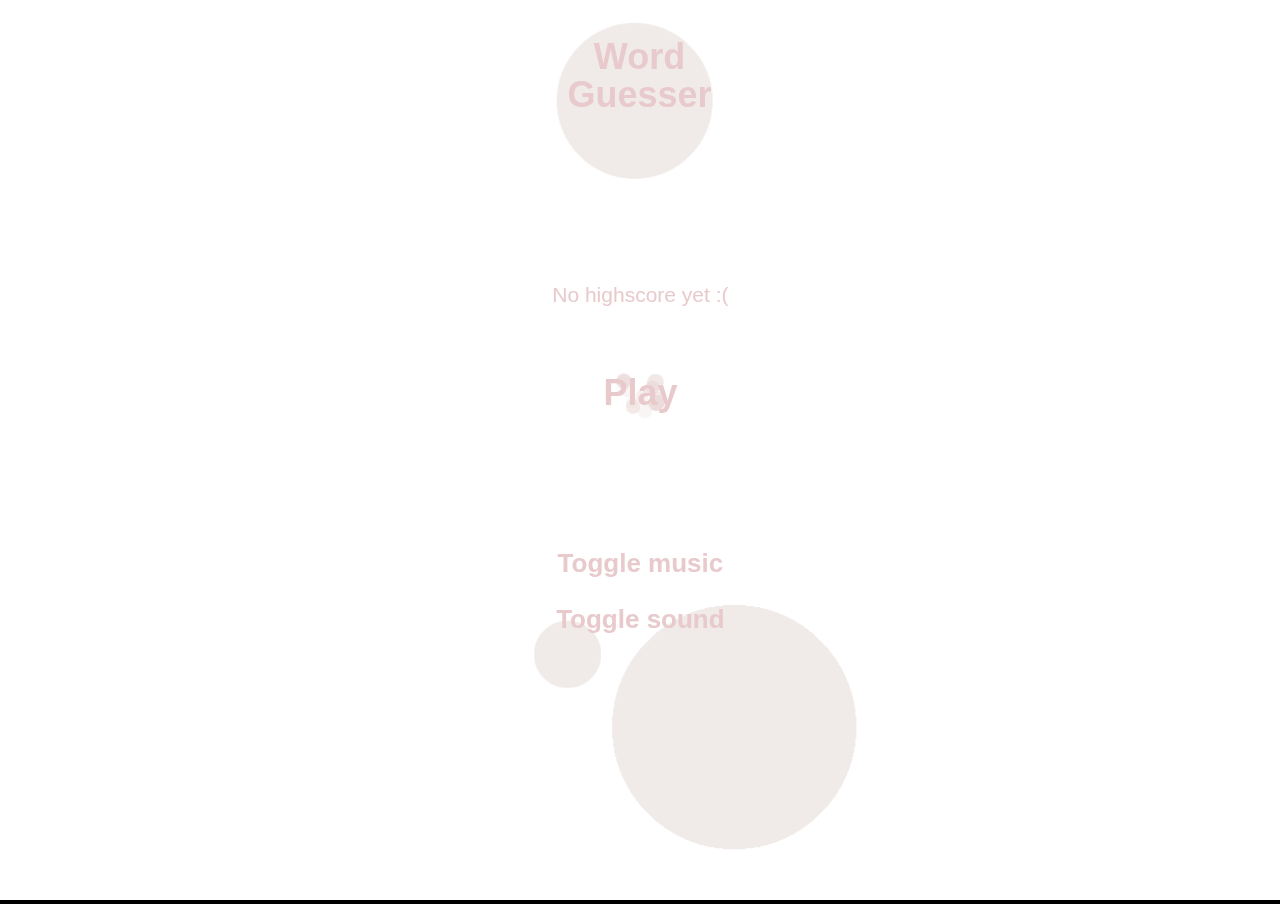
<file: index.html>
<!DOCTYPE html>
<html>
<head>
<meta charset="UTF-8">
<title>Word Guesser</title>
<meta name="viewport" content="width=device-width, initial-scale=1.0, maximum-scale=1.0, minimum-scale=1.0, user-scalable=no">

<meta name="generator" content="Construct 3">
	<meta name="description" content="Word guesser game">
	<link rel="manifest" href="appmanifest.json">
	<link rel="apple-touch-icon" sizes="128x128" href="icons/Icon-128.png">
	<link rel="apple-touch-icon" sizes="256x256" href="icons/Icon-256.png">
	<link rel="apple-touch-icon" sizes="512x512" href="icons/Icon-512.png">
	<link rel="icon" type="image/png" href="icons/Icon-512.png">

<link rel="stylesheet" href="style.css">

</head>
<body>
<div id="fb-root"></div>

	<noscript>
		<div id="notSupportedWrap">
			<h2 id="notSupportedTitle">This content requires JavaScript</h2>
			<p class="notSupportedMessage">JavaScript appears to be disabled. Please enable it to view this content.</p>
		</div>
	</noscript>
	<script src="scripts/supportcheck.js"></script>
	<script src="scripts/offlineclient.js" type="module"></script>
	<script src="scripts/main.js" type="module"></script>
	<script src="scripts/register-sw.js" type="module"></script>
</body>
</html>
</file>
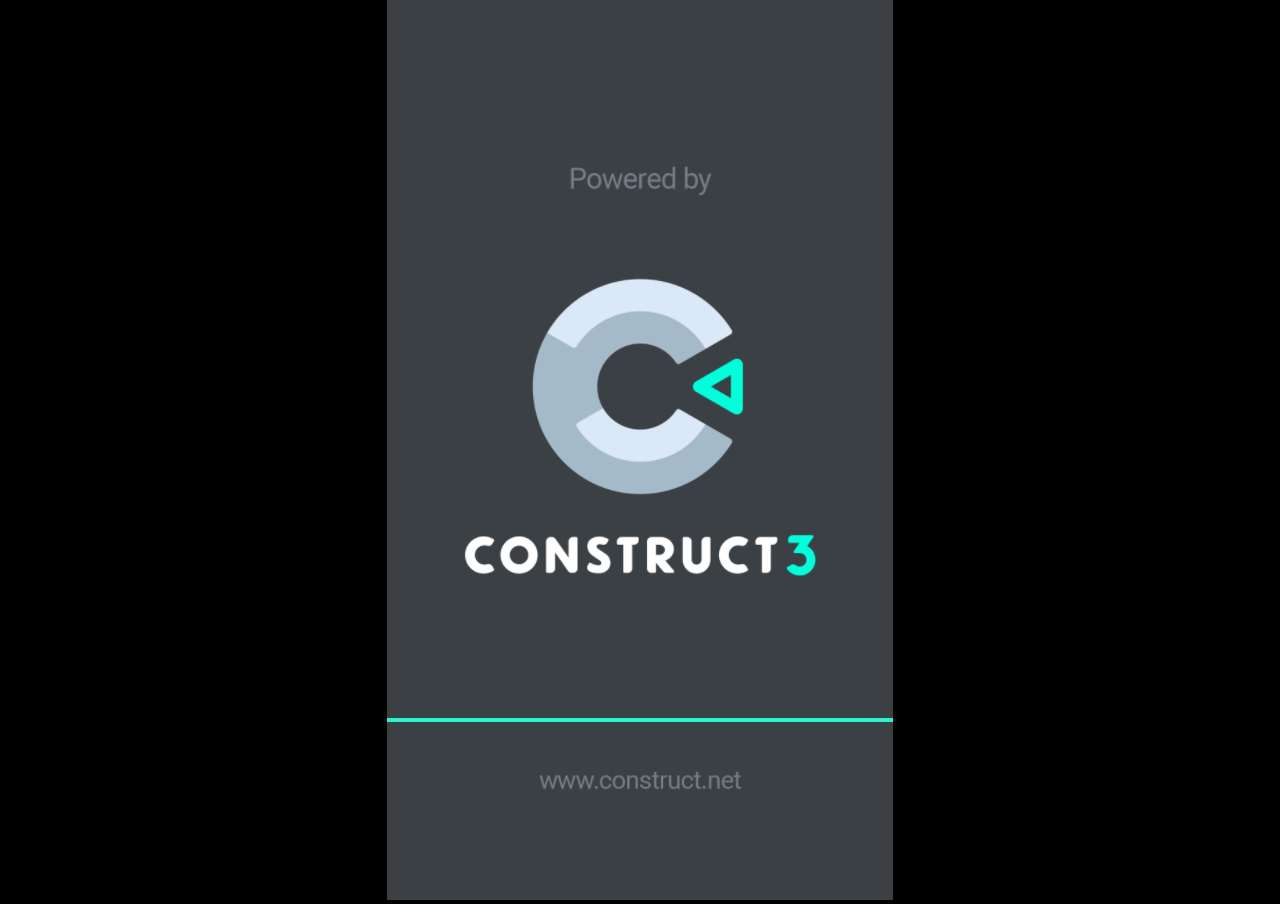
<file: get_to_know_eachother/index.html>
<!DOCTYPE html>
<html>
<head>
<meta charset="UTF-8">
<title>Get to know eachother</title>
<meta name="viewport" content="width=device-width, initial-scale=1.0, maximum-scale=1.0, minimum-scale=1.0, user-scalable=no">

<meta name="generator" content="Scirra Construct">

	<link rel="manifest" href="appmanifest.json">
	<link rel="apple-touch-icon" sizes="128x128" href="icons/icon-128.png">
	<link rel="apple-touch-icon" sizes="256x256" href="icons/icon-256.png">
	<link rel="apple-touch-icon" sizes="512x512" href="icons/icon-512.png">
	<link rel="icon" type="image/png" href="icons/icon-512.png">

<link rel="stylesheet" href="style.css">


</head>
<body>

<script>
if (location.protocol.substr(0, 4) === "file")
{
	alert("Web exports won't work until you upload them. (When running on the file: protocol, browsers block many features from working for security reasons.)");
}
</script>

	<noscript>
		<div id="notSupportedWrap">
			<h2 id="notSupportedTitle">This content requires JavaScript</h2>
			<p class="notSupportedMessage">JavaScript appears to be disabled. Please enable it to view this content.</p>
		</div>
	</noscript>
	<script src="scripts/supportcheck.js"></script>
	<script src="scripts/offlineclient.js" type="module"></script>
	<script src="scripts/main.js" type="module"></script>
	<script src="scripts/register-sw.js" type="module"></script>

</body>
</html>
</file>
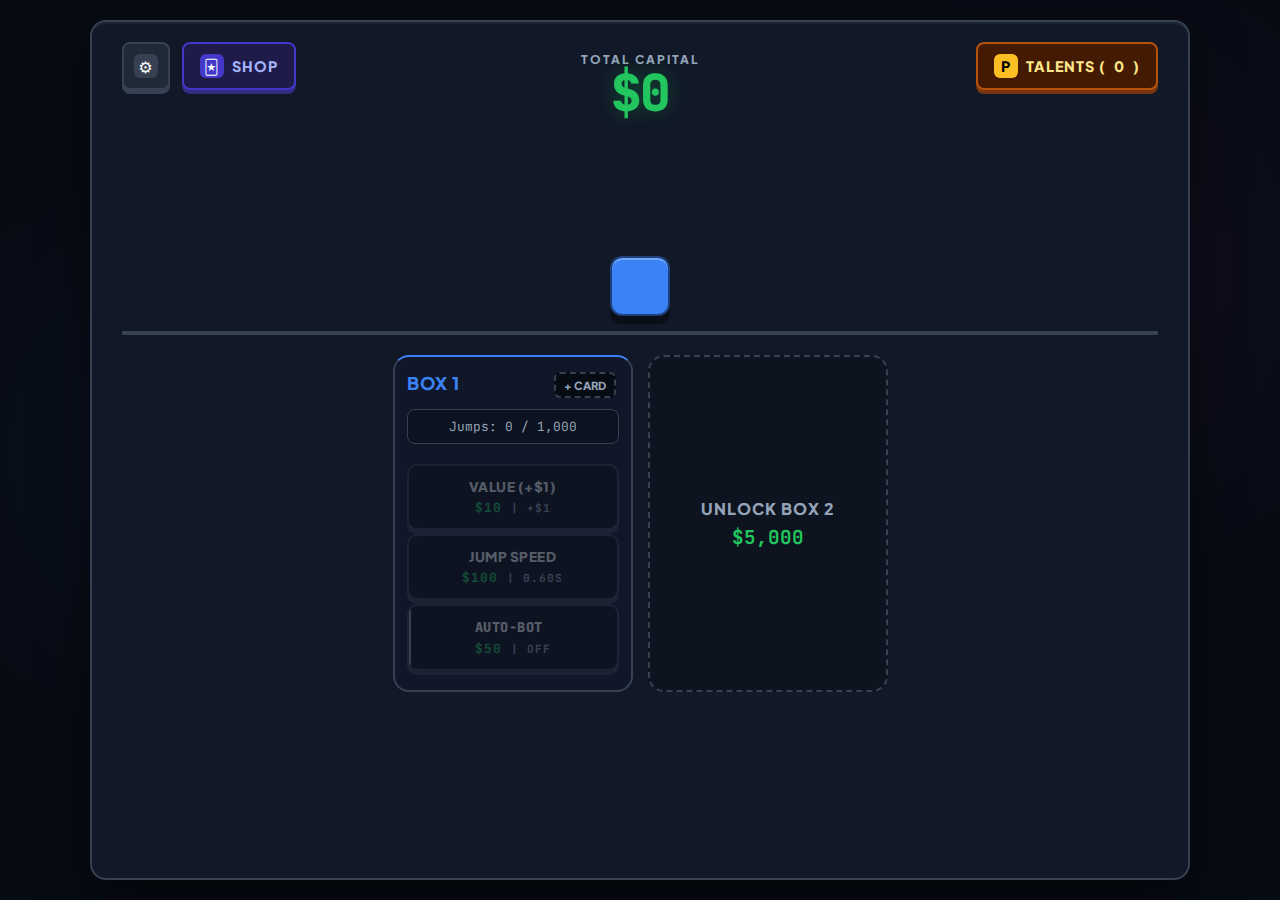
<file: jumpysquare/index.html>
<!DOCTYPE html>
<html lang="en">
<head>
    <meta charset="UTF-8">
    <meta name="viewport" content="width=device-width, initial-scale=1.0">
    <title>Box Synergy Idle - Background Frenzy</title>
    <link rel="stylesheet" href="style.css">
</head>
<body>

<div class="modal-overlay" id="settings-modal" onclick="closeModal(event, 'settings-modal')">
    <div class="modal-content">
        <div class="modal-header">
            <h2>Settings</h2>
            <button class="close-btn" onclick="toggleModal('settings-modal')">✕</button>
        </div>

        <div class="modal-alert">
            <h3>Audio Options</h3>
            <p>Audio toggles coming in a future update!</p>
        </div>

        <div class="modal-alert" style="border-color: #881337; background: #2e0615;">
            <h3 style="color: var(--accent-1);">Danger Zone</h3>
            <p style="margin-bottom: 15px;">Wiping your save will delete all progress, money, cards, and talents. This cannot be undone.</p>
            <button class="btn-tactile draw-btn danger-btn" style="margin-bottom:0;" onclick="wipeSave()">Wipe Save</button>
        </div>
    </div>
</div>

<div class="modal-overlay" id="talent-modal" onclick="closeModal(event, 'talent-modal')">
    <div class="modal-content">
        <div class="modal-header">
            <h2>Global Talents</h2>
            <button class="close-btn" onclick="toggleModal('talent-modal')">✕</button>
        </div>
        <p style="color:var(--text-dim); margin-top:0; font-weight:800; text-transform:uppercase;">Prestige Tokens: <strong style="color:var(--token-gold); font-size:1.2rem; font-family:var(--font-mono);" id="modal-tokens">0</strong></p>
        <div class="talent-grid" id="talent-grid"></div>
    </div>
</div>

<div class="modal-overlay" id="shop-modal" onclick="closeModal(event, 'shop-modal')">
    <div class="modal-content">
        <div class="modal-header">
            <h2>Card Shop</h2>
            <div style="text-align: right;">
                <p style="color:var(--text-dim); margin:0; font-size:0.7rem; font-weight:800; text-transform:uppercase;">Total Capital</p>
                <div style="color:var(--money-green); font-family:var(--font-mono); font-weight:800; font-size:1.2rem;" id="shop-money-display">$0</div>
            </div>
            <button class="close-btn" onclick="toggleModal('shop-modal')">✕</button>
        </div>

        <div id="card-showcase-container">
            <div id="card-showcase"></div>
            <button id="collect-btn" class="btn-tactile draw-btn" style="display:none; background: var(--money-green); border-color: #15803d; box-shadow: 0 6px 0 #166534; color:#000; width: 200px; margin-bottom:0;" onclick="collectCard()">
                COLLECT
            </button>
        </div>

        <button class="btn-tactile draw-btn" id="draw-card-btn" onclick="startDrawAnimation()">
            Draw Card
        </button>

        <h3 style="margin-top: 10px; border-top: 2px solid var(--border); padding-top: 20px; font-size: 1rem; color: var(--text-dim); text-transform: uppercase; display: flex; justify-content: space-between; align-items: center;">
            <span>Inventory</span>
            <span style="color:var(--synergy); font-size:0.9rem;">✨ <span id="card-dust-display">0</span> DUST</span>
        </h3>
        <div class="inventory-grid" id="inventory-grid"></div>
    </div>
</div>

<div class="modal-overlay" id="upgrade-modal" onclick="closeModal(event, 'upgrade-modal')">
    <div class="modal-content" style="max-width: 400px; text-align: center;">
        <div class="modal-header">
            <h2 style="font-size: 1.4rem;">Upgrade Card</h2>
            <button class="close-btn" onclick="toggleModal('upgrade-modal')">✕</button>
        </div>
        
        <div id="upgrade-card-preview" style="display: flex; justify-content: center; margin-bottom: 20px;"></div>
        
        <div class="modal-alert" style="background: rgba(34, 211, 238, 0.05); border-color: var(--synergy);">
            <p id="upgrade-info" style="color: var(--text); font-weight: 600; margin-bottom: 5px;"></p>
            <p id="upgrade-cost-text" style="color: var(--synergy); font-family: var(--font-mono); font-weight: 800; font-size: 1.1rem;"></p>
        </div>

        <button id="confirm-upgrade-btn" class="btn-tactile draw-btn" style="background: var(--synergy); color: white; border-color: #0e7490; box-shadow: 0 6px 0 #0891b2; margin-bottom: 0;" onclick="confirmUpgrade()">
            Upgrade (✨ <span id="upgrade-dust-cost">0</span>)
        </button>
    </div>
</div>

<div class="modal-overlay" id="scrap-confirm-modal" onclick="closeModal(event, 'scrap-confirm-modal')">
    <div class="modal-content" style="max-width: 400px; text-align: center;">
        <div class="modal-header" style="justify-content: center; border-bottom: none; margin-bottom: 0;">
            <h2 style="color: var(--accent-1);">Scrap Card?</h2>
        </div>
        
        <div id="scrap-card-preview" style="display: flex; justify-content: center; margin-bottom: 20px;"></div>
        
        <p id="scrap-warning-text" style="color: var(--text); font-weight: 600; margin-bottom: 20px;"></p>

        <div style="display: flex; gap: 15px; justify-content: center;">
            <button class="btn-tactile draw-btn" style="background: var(--panel-light); color: var(--text); border-color: var(--border); box-shadow: 0 6px 0 var(--border); margin-bottom: 0; flex: 1;" onclick="toggleModal('scrap-confirm-modal')">Cancel</button>
            <button class="btn-tactile draw-btn danger-btn" style="margin-bottom: 0; flex: 1;" onclick="confirmScrap()">Confirm</button>
        </div>
    </div>
</div>

<div class="modal-overlay" id="equip-modal" onclick="closeModal(event, 'equip-modal')">
    <div class="modal-content">
        <div class="modal-header">
            <h2 style="font-size: 1.4rem;">Equip: <span id="equip-box-name" style="color:var(--accent-0);"></span></h2>
            <button class="close-btn" onclick="toggleModal('equip-modal')">✕</button>
        </div>
        <div class="inventory-grid" id="equip-grid" style="margin-bottom: 25px;"></div>
        <button class="btn-tactile draw-btn danger-btn" style="margin-bottom:0;" onclick="unequipCurrentBox()">Unequip Card</button>
    </div>
</div>

<div class="modal-overlay" id="prestige-modal" onclick="closeModal(event, 'prestige-modal')">
    <div class="modal-content" style="max-width: 450px; text-align: center;">
        <div class="modal-header" style="justify-content: center; border-bottom: none; margin-bottom: 0;">
            <h2 style="color: var(--synergy);">Initiate Prestige</h2>
        </div>
        <p style="font-weight: 600; font-size: 1rem; margin-top: 0; color: var(--text);">Resets this box to earn a permanent x1.5 value multiplier and +1 PT.</p>

        <div class="modal-alert" style="border-color: #b45309; background: #291a03; color: #fde68a;">
            <strong style="color: #f59e0b; text-transform: uppercase;">Pro Tip:</strong> Have cash saved up so you can instantly re-upgrade the box after prestiging!
        </div>

        <div style="display: flex; gap: 15px; justify-content: center;">
            <button class="btn-tactile draw-btn" style="background: var(--panel-light); color: var(--text); border-color: var(--border); box-shadow: 0 6px 0 var(--border); margin-bottom: 0;" onclick="toggleModal('prestige-modal')">Cancel</button>
            <button class="btn-tactile draw-btn" style="background: var(--synergy); color: white; border-color: #0891b2; box-shadow: 0 6px 0 #0e7490; margin-bottom: 0;" onclick="confirmPrestige()">Confirm</button>
        </div>
    </div>
</div>

<div class="modal-overlay" id="tutorial-modal" onclick="closeModal(event, 'tutorial-modal')">
    <div class="modal-content" style="max-width: 400px; text-align: center;">
        <div class="modal-header" style="justify-content: center; border-bottom: none; margin-bottom: 0;">
            <h2 style="color: var(--synergy);">Synergy Unlocked!</h2>
        </div>
        <p style="font-weight: 600; font-size: 1.1rem; color: var(--text);">You just triggered a Synergy!</p>
        <p style="color: var(--text-dim); line-height: 1.5;">When two adjacent boxes jump at nearly the same time, they gain a <strong>massive x2 value bonus</strong> (or more with cards!).</p>
        <div class="modal-alert" style="border-color: var(--synergy); background: rgba(34, 211, 238, 0.1); color: var(--text);">
            Try to time your clicks so your boxes jump together!
        </div>
        <button class="btn-tactile draw-btn" style="background: var(--synergy); color: white; border-color: #0891b2; box-shadow: 0 6px 0 #0e7490; margin-bottom: 0; width: 100%;" onclick="toggleModal('tutorial-modal')">Got it!</button>
    </div>
</div>

<div class="main-card">
    <div class="header">
        <div style="margin-bottom: 15px;">
            <p>Total Capital</p>
            <h1 id="total-money">$0</h1>
            <div id="synergy-msg" class="synergy-indicator"></div>
        </div>

        <div class="top-left-actions">
            <button class="btn-tactile top-btn settings-btn" onclick="toggleModal('settings-modal')">
                <span class="icon-circle" style="background:var(--border); font-size:1rem;">⚙</span>
            </button>
            <button class="btn-tactile top-btn shop-btn" onclick="toggleModal('shop-modal')">
                <span class="icon-circle" style="background:#4338ca;">🃏</span> Shop
            </button>
        </div>

        <button class="btn-tactile top-btn talent-btn" onclick="toggleModal('talent-modal')">
            <span class="icon-circle" style="background:var(--token-gold); color:#000;">P</span> Talents (<span id="btn-tokens">0</span>)
        </button>
    </div>

    <div class="stage" id="stage"></div>
    <div class="upgrades-container" id="upgrades-container"></div>
</div>

<script src="game.js"></script>

</body>
</html>
</file>
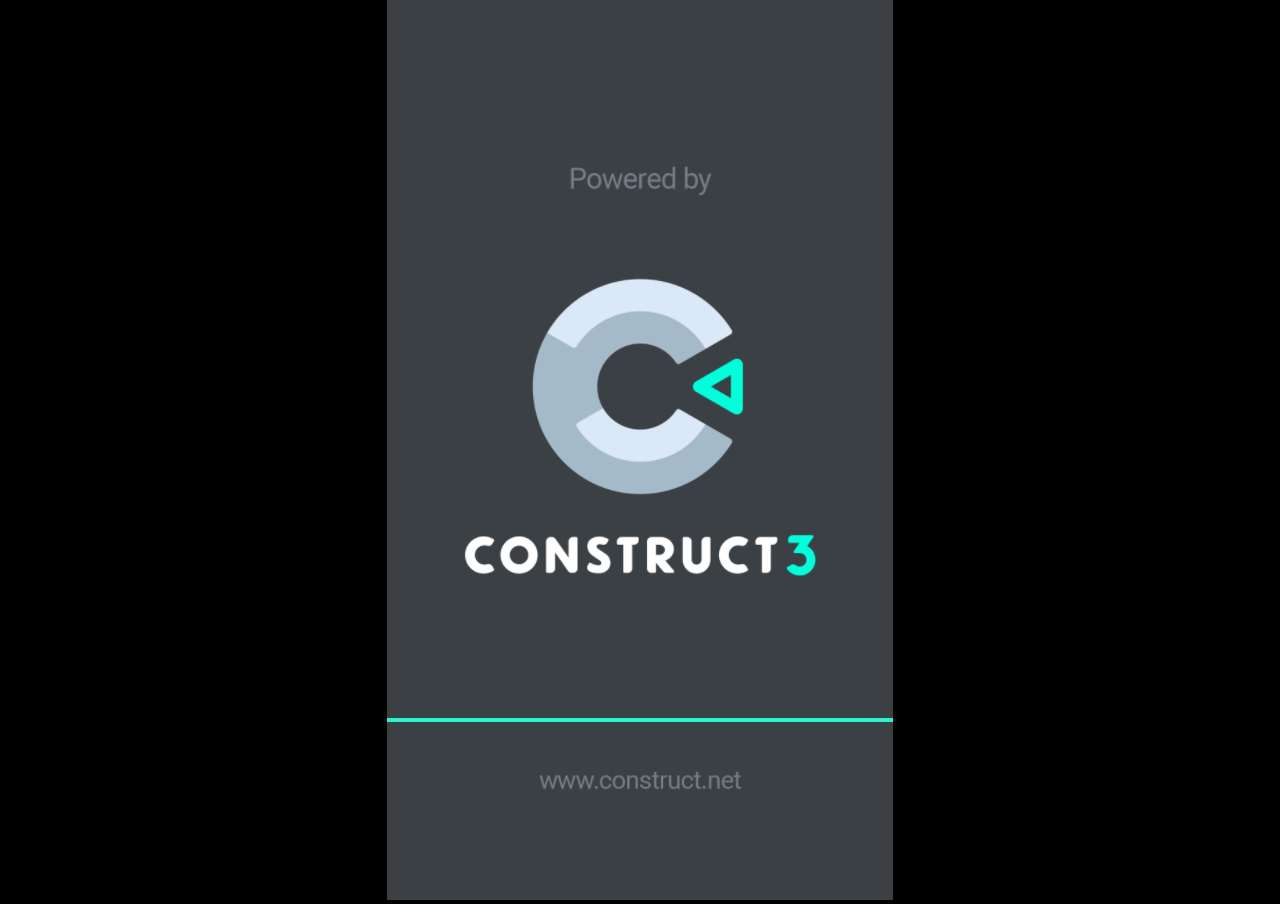
<file: raqu/index.html>
<!DOCTYPE html>
<html>
<head>
<meta charset="UTF-8">
<title>RAQU</title>
<meta name="viewport" content="width=device-width, initial-scale=1.0, maximum-scale=1.0, minimum-scale=1.0, user-scalable=no">

<meta name="generator" content="Scirra Construct">

	<link rel="manifest" href="appmanifest.json">
	<link rel="apple-touch-icon" sizes="128x128" href="icons/icon-128.png">
	<link rel="apple-touch-icon" sizes="256x256" href="icons/icon-256.png">
	<link rel="apple-touch-icon" sizes="512x512" href="icons/icon-512.png">
	<link rel="icon" type="image/png" href="icons/icon-512.png">

<link rel="stylesheet" href="style.css">


</head>
<body>

<script>
if (location.protocol.substr(0, 4) === "file")
{
	alert("Web exports won't work until you upload them. (When running on the file: protocol, browsers block many features from working for security reasons.)");
}
</script>

	<noscript>
		<div id="notSupportedWrap">
			<h2 id="notSupportedTitle">This content requires JavaScript</h2>
			<p class="notSupportedMessage">JavaScript appears to be disabled. Please enable it to view this content.</p>
		</div>
	</noscript>
	<script src="scripts/supportcheck.js"></script>
	<script src="scripts/offlineclient.js" type="module"></script>
	<script src="scripts/main.js" type="module"></script>
	<script src="scripts/register-sw.js" type="module"></script>

</body>
</html>
</file>
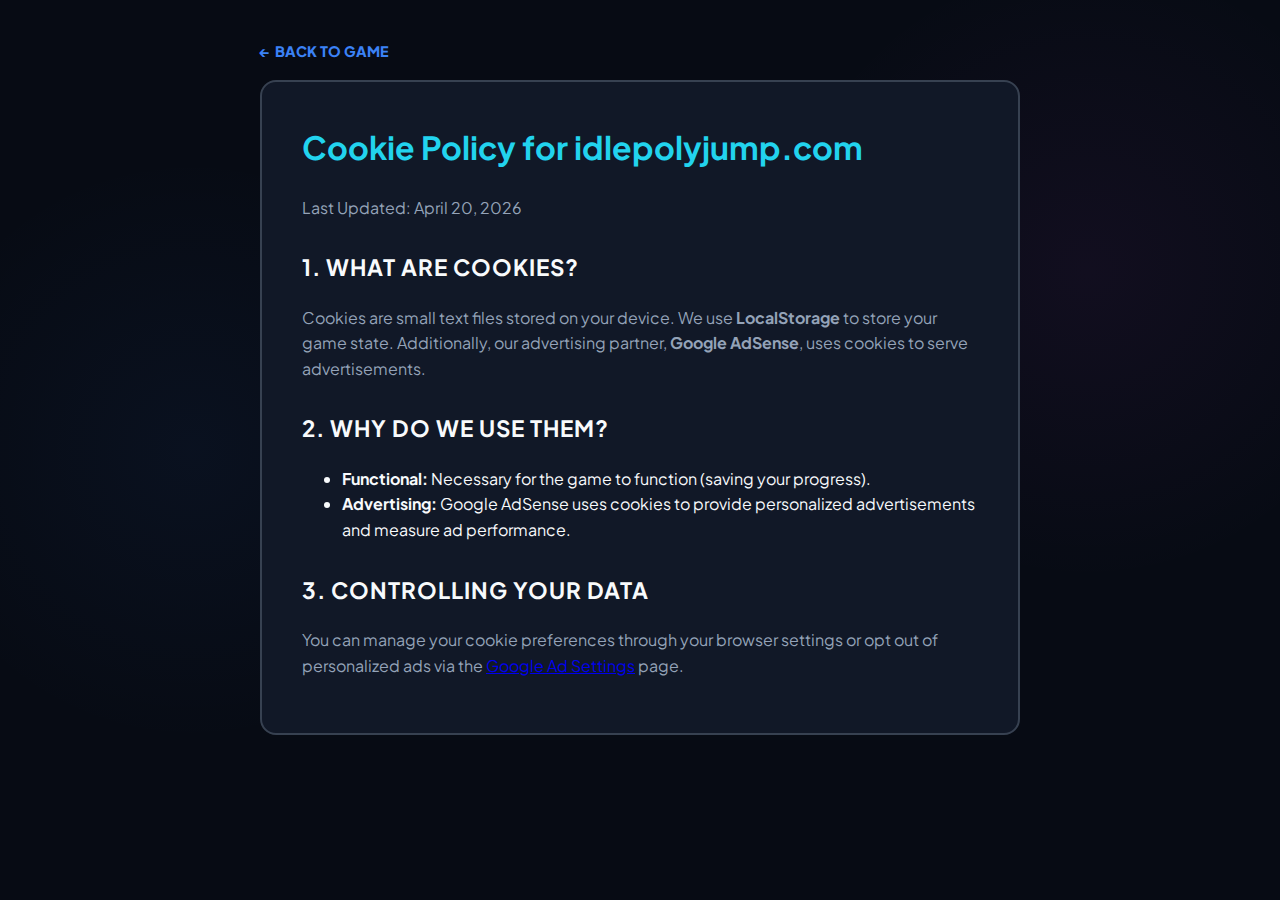
<file: cookies.html>
<!DOCTYPE html>
<html lang="en">
<head>
    <meta charset="UTF-8">
    <meta name="viewport" content="width=device-width, initial-scale=1.0">
    <title>Cookie Policy - idlepolyjump.com</title>
    <link rel="stylesheet" href="css/style.css">
    <style>
        body { padding: 40px 20px; display: block; height: auto; max-width: 800px; margin: 0 auto; }
        .legal-container { background: var(--panel); padding: 40px; border-radius: 16px; border: 2px solid var(--border); line-height: 1.6; }
        h1 { color: var(--synergy); margin-top: 0; }
        h2 { color: var(--text); margin-top: 30px; font-size: 1.4rem; text-transform: uppercase; letter-spacing: 1px; }
        p { color: var(--text-dim); margin-bottom: 15px; }
        .back-link { display: inline-block; margin-bottom: 20px; color: var(--accent-0); text-decoration: none; font-weight: 800; text-transform: uppercase; font-size: 0.9rem; }
        .back-link:hover { text-decoration: underline; }
    </style>
</head>
<body>
    <a href="/" class="back-link">← Back to Game</a>
    <div class="legal-container">
        <h1>Cookie Policy for idlepolyjump.com</h1>
        <p>Last Updated: April 20, 2026</p>

        <h2>1. What are Cookies?</h2>
        <p>Cookies are small text files stored on your device. We use <strong>LocalStorage</strong> to store your game state. Additionally, our advertising partner, <strong>Google AdSense</strong>, uses cookies to serve advertisements.</p>

        <h2>2. Why do we use them?</h2>
        <ul>
            <li><strong>Functional:</strong> Necessary for the game to function (saving your progress).</li>
            <li><strong>Advertising:</strong> Google AdSense uses cookies to provide personalized advertisements and measure ad performance.</li>
        </ul>

        <h2>3. Controlling your data</h2>
        <p>You can manage your cookie preferences through your browser settings or opt out of personalized ads via the <a href="https://www.google.com/settings/ads" target="_blank">Google Ad Settings</a> page.</p>
    </div>
</body>
</html>
</file>
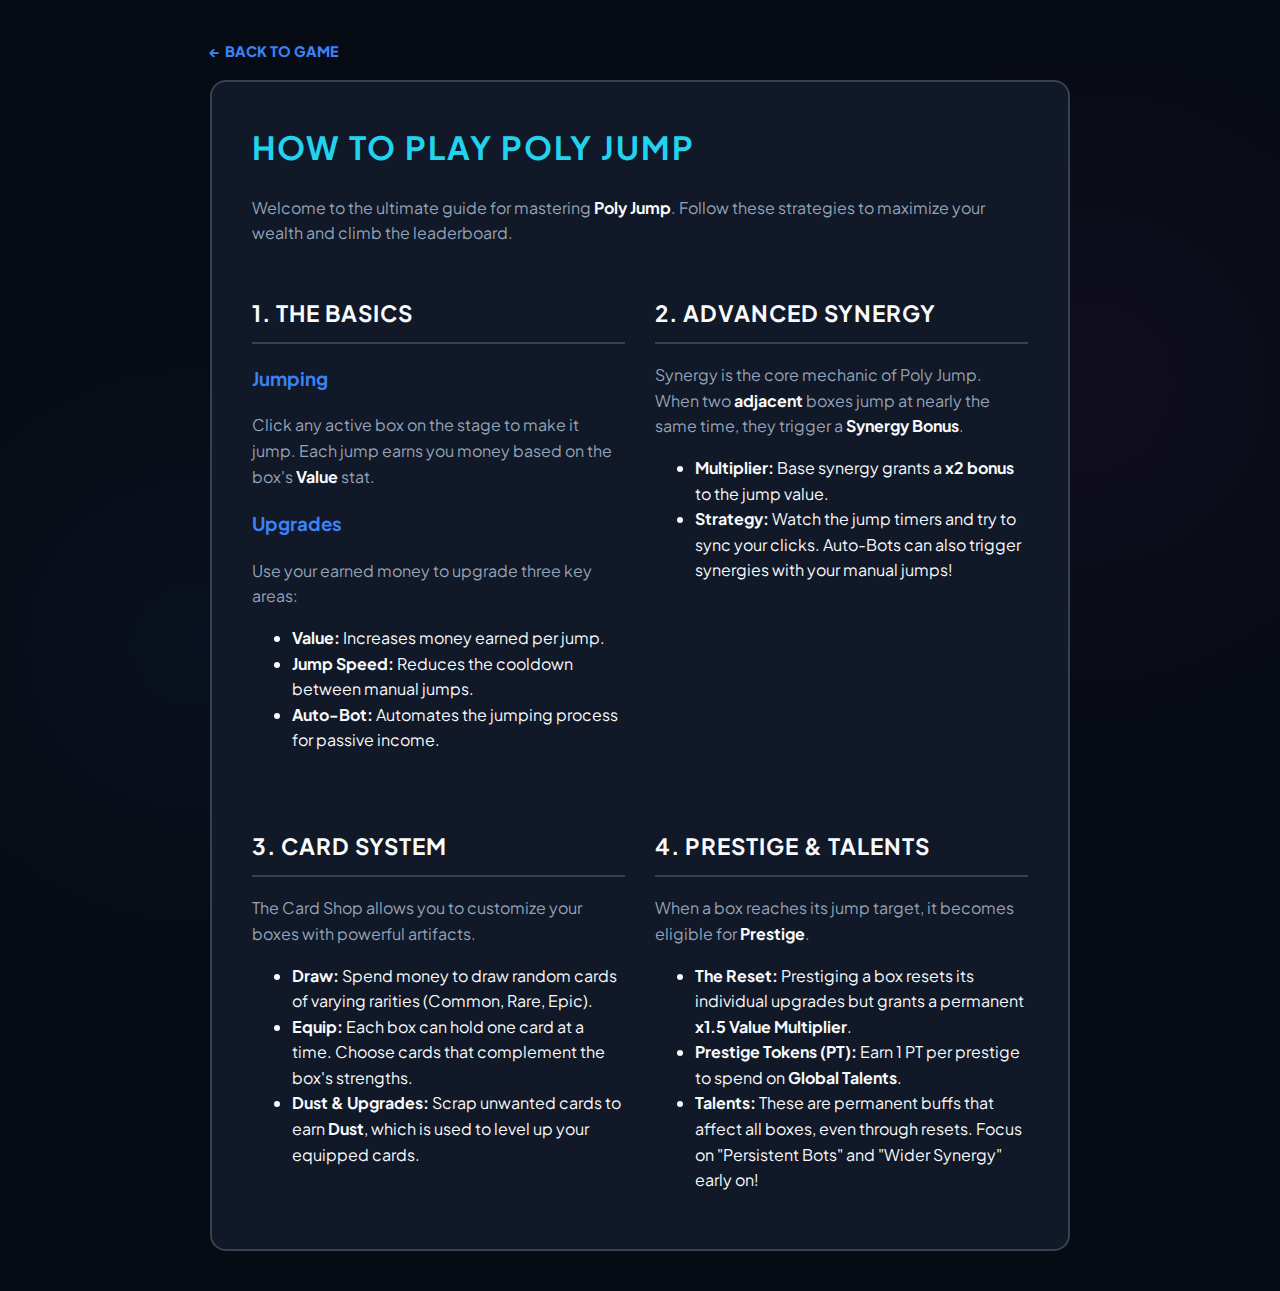
<file: how-to-play.html>
<!DOCTYPE html>
<html lang="en">
<head>
    <meta charset="UTF-8">
    <meta name="viewport" content="width=device-width, initial-scale=1.0">
    <title>How to Play - Poly Jump</title>
    <link rel="stylesheet" href="css/style.css">
    <style>
        body {
            padding: 40px 20px;
            display: block;
            height: auto;
            max-width: 900px;
            margin: 0 auto;
        }
        .content-container {
            background: var(--panel);
            padding: 40px;
            border-radius: 16px;
            border: 2px solid var(--border);
            line-height: 1.6;
        }
        h1 { color: var(--synergy); margin-top: 0; text-transform: uppercase; letter-spacing: 2px; }
        h2 { color: var(--text); margin-top: 30px; font-size: 1.4rem; text-transform: uppercase; letter-spacing: 1px; border-bottom: 2px solid var(--border); padding-bottom: 10px; }
        h3 { color: var(--accent-0); margin-top: 20px; }
        p { color: var(--text-dim); margin-bottom: 15px; }
        strong { color: var(--text); }
        .back-link {
            display: inline-block;
            margin-bottom: 20px;
            color: var(--accent-0);
            text-decoration: none;
            font-weight: 800;
            text-transform: uppercase;
            font-size: 0.9rem;
        }
        .back-link:hover { text-decoration: underline; }
        .guide-grid {
            display: grid;
            grid-template-columns: 1fr 1fr;
            gap: 30px;
            margin-top: 20px;
        }
        @media (max-width: 600px) {
            .guide-grid { grid-template-columns: 1fr; }
        }
    </style>
</head>
<body>

    <a href="/" class="back-link">← Back to Game</a>

    <div class="content-container">
        <h1>How to Play Poly Jump</h1>
        <p>Welcome to the ultimate guide for mastering <strong>Poly Jump</strong>. Follow these strategies to maximize your wealth and climb the leaderboard.</p>

        <div class="guide-grid">
            <div class="guide-item">
                <h2>1. The Basics</h2>
                <h3>Jumping</h3>
                <p>Click any active box on the stage to make it jump. Each jump earns you money based on the box's <strong>Value</strong> stat.</p>
                <h3>Upgrades</h3>
                <p>Use your earned money to upgrade three key areas:</p>
                <ul>
                    <li><strong>Value:</strong> Increases money earned per jump.</li>
                    <li><strong>Jump Speed:</strong> Reduces the cooldown between manual jumps.</li>
                    <li><strong>Auto-Bot:</strong> Automates the jumping process for passive income.</li>
                </ul>
            </div>

            <div class="guide-item">
                <h2>2. Advanced Synergy</h2>
                <p>Synergy is the core mechanic of Poly Jump. When two <strong>adjacent</strong> boxes jump at nearly the same time, they trigger a <strong>Synergy Bonus</strong>.</p>
                <ul>
                    <li><strong>Multiplier:</strong> Base synergy grants a <strong>x2 bonus</strong> to the jump value.</li>
                    <li><strong>Strategy:</strong> Watch the jump timers and try to sync your clicks. Auto-Bots can also trigger synergies with your manual jumps!</li>
                </ul>
            </div>

            <div class="guide-item">
                <h2>3. Card System</h2>
                <p>The Card Shop allows you to customize your boxes with powerful artifacts.</p>
                <ul>
                    <li><strong>Draw:</strong> Spend money to draw random cards of varying rarities (Common, Rare, Epic).</li>
                    <li><strong>Equip:</strong> Each box can hold one card at a time. Choose cards that complement the box's strengths.</li>
                    <li><strong>Dust & Upgrades:</strong> Scrap unwanted cards to earn <strong>Dust</strong>, which is used to level up your equipped cards.</li>
                </ul>
            </div>

            <div class="guide-item">
                <h2>4. Prestige & Talents</h2>
                <p>When a box reaches its jump target, it becomes eligible for <strong>Prestige</strong>.</p>
                <ul>
                    <li><strong>The Reset:</strong> Prestiging a box resets its individual upgrades but grants a permanent <strong>x1.5 Value Multiplier</strong>.</li>
                    <li><strong>Prestige Tokens (PT):</strong> Earn 1 PT per prestige to spend on <strong>Global Talents</strong>.</li>
                    <li><strong>Talents:</strong> These are permanent buffs that affect all boxes, even through resets. Focus on "Persistent Bots" and "Wider Synergy" early on!</li>
                </ul>
            </div>
        </div>
    </div>

</body>
</html>
</file>
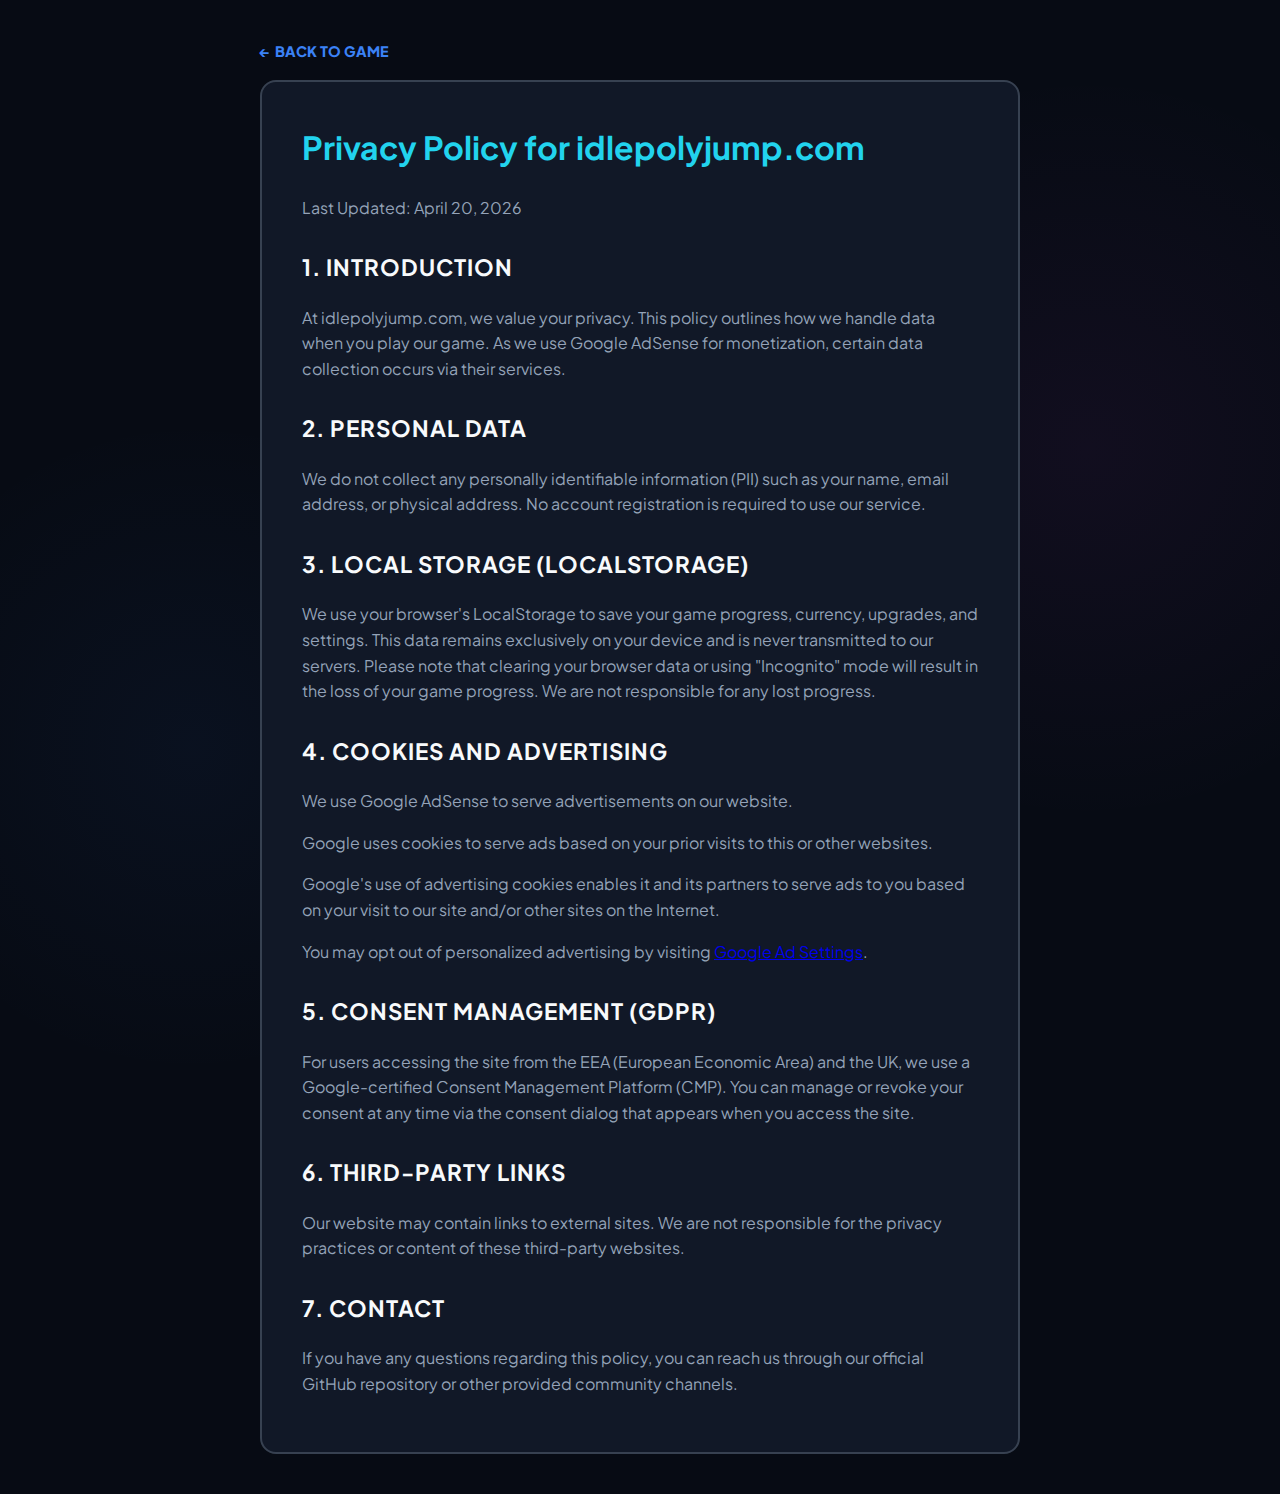
<file: privacy.html>
<!DOCTYPE html>
<html lang="en">
<head>
    <meta charset="UTF-8">
    <meta name="viewport" content="width=device-width, initial-scale=1.0">
    <title>Privacy Policy - idlepolyjump.com</title>
    <link rel="stylesheet" href="css/style.css">
    <style>
        body { padding: 40px 20px; display: block; height: auto; max-width: 800px; margin: 0 auto; }
        .legal-container { background: var(--panel); padding: 40px; border-radius: 16px; border: 2px solid var(--border); line-height: 1.6; }
        h1 { color: var(--synergy); margin-top: 0; }
        h2 { color: var(--text); margin-top: 30px; font-size: 1.4rem; text-transform: uppercase; letter-spacing: 1px; }
        p { color: var(--text-dim); margin-bottom: 15px; }
        .back-link { display: inline-block; margin-bottom: 20px; color: var(--accent-0); text-decoration: none; font-weight: 800; text-transform: uppercase; font-size: 0.9rem; }
        .back-link:hover { text-decoration: underline; }
    </style>
</head>
<body>
    <a href="/" class="back-link">← Back to Game</a>
    <div class="legal-container">
        <h1>Privacy Policy for idlepolyjump.com</h1>
        <p>Last Updated: April 20, 2026</p>

        <h2>1. Introduction</h2>
        <p>At idlepolyjump.com, we value your privacy. This policy outlines how we handle data when you play our game. As we use Google AdSense for monetization, certain data collection occurs via their services.</p>

        <h2>2. Personal Data</h2>
        <p>We do not collect any personally identifiable information (PII) such as your name, email address, or physical address. No account registration is required to use our service.</p>

        <h2>3. Local Storage (LocalStorage)</h2>
        <p>We use your browser's LocalStorage to save your game progress, currency, upgrades, and settings. This data remains exclusively on your device and is never transmitted to our servers. Please note that clearing your browser data or using "Incognito" mode will result in the loss of your game progress. We are not responsible for any lost progress.</p>

        <h2>4. Cookies and Advertising</h2>
        <p>We use Google AdSense to serve advertisements on our website.</p>
        <p>Google uses cookies to serve ads based on your prior visits to this or other websites.</p>
        <p>Google's use of advertising cookies enables it and its partners to serve ads to you based on your visit to our site and/or other sites on the Internet.</p>
        <p>You may opt out of personalized advertising by visiting <a href="https://www.google.com/settings/ads" target="_blank">Google Ad Settings</a>.</p>

        <h2>5. Consent Management (GDPR)</h2>
        <p>For users accessing the site from the EEA (European Economic Area) and the UK, we use a Google-certified Consent Management Platform (CMP). You can manage or revoke your consent at any time via the consent dialog that appears when you access the site.</p>

        <h2>6. Third-Party Links</h2>
        <p>Our website may contain links to external sites. We are not responsible for the privacy practices or content of these third-party websites.</p>

        <h2>7. Contact</h2>
        <p>If you have any questions regarding this policy, you can reach us through our official GitHub repository or other provided community channels.</p>
    </div>
</body>
</html>
</file>
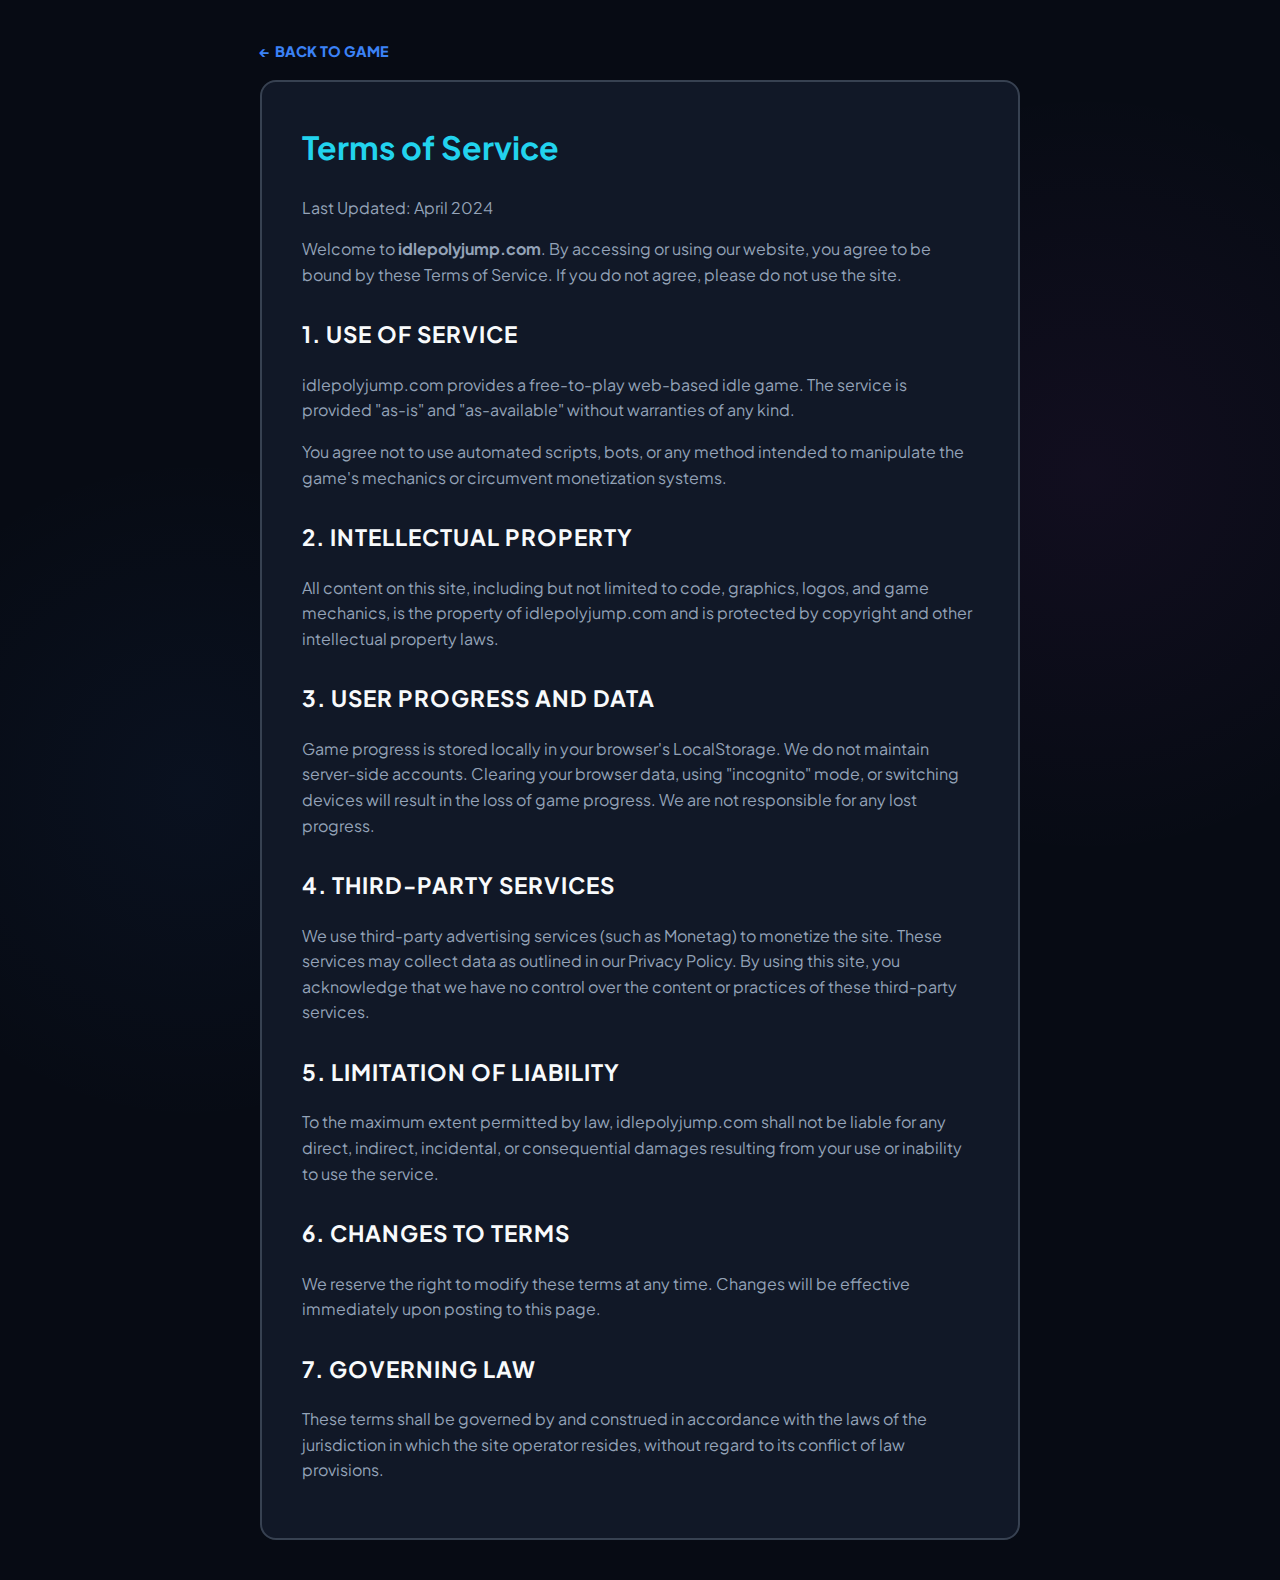
<file: terms.html>
<!DOCTYPE html>
<html lang="en">
<head>
    <meta charset="UTF-8">
    <meta name="viewport" content="width=device-width, initial-scale=1.0">
    <title>Terms of Service - idlepolyjump.com</title>
    <link rel="stylesheet" href="css/style.css">
    <style>
        body {
            padding: 40px 20px;
            display: block;
            height: auto;
            max-width: 800px;
            margin: 0 auto;
        }
        .legal-container {
            background: var(--panel);
            padding: 40px;
            border-radius: 16px;
            border: 2px solid var(--border);
            line-height: 1.6;
        }
        h1 { color: var(--synergy); margin-top: 0; }
        h2 { color: var(--text); margin-top: 30px; font-size: 1.4rem; text-transform: uppercase; letter-spacing: 1px; }
        p { color: var(--text-dim); margin-bottom: 15px; }
        .back-link {
            display: inline-block;
            margin-bottom: 20px;
            color: var(--accent-0);
            text-decoration: none;
            font-weight: 800;
            text-transform: uppercase;
            font-size: 0.9rem;
        }
        .back-link:hover { text-decoration: underline; }
    </style>
</head>
<body>

    <a href="/" class="back-link">← Back to Game</a>

    <div class="legal-container">
        <h1>Terms of Service</h1>
        <p>Last Updated: April 2024</p>

        <p>Welcome to <strong>idlepolyjump.com</strong>. By accessing or using our website, you agree to be bound by these Terms of Service. If you do not agree, please do not use the site.</p>

        <h2>1. Use of Service</h2>
        <p>idlepolyjump.com provides a free-to-play web-based idle game. The service is provided "as-is" and "as-available" without warranties of any kind.</p>
        <p>You agree not to use automated scripts, bots, or any method intended to manipulate the game's mechanics or circumvent monetization systems.</p>

        <h2>2. Intellectual Property</h2>
        <p>All content on this site, including but not limited to code, graphics, logos, and game mechanics, is the property of idlepolyjump.com and is protected by copyright and other intellectual property laws.</p>

        <h2>3. User Progress and Data</h2>
        <p>Game progress is stored locally in your browser's LocalStorage. We do not maintain server-side accounts. Clearing your browser data, using "incognito" mode, or switching devices will result in the loss of game progress. We are not responsible for any lost progress.</p>

        <h2>4. Third-Party Services</h2>
        <p>We use third-party advertising services (such as Monetag) to monetize the site. These services may collect data as outlined in our Privacy Policy. By using this site, you acknowledge that we have no control over the content or practices of these third-party services.</p>

        <h2>5. Limitation of Liability</h2>
        <p>To the maximum extent permitted by law, idlepolyjump.com shall not be liable for any direct, indirect, incidental, or consequential damages resulting from your use or inability to use the service.</p>

        <h2>6. Changes to Terms</h2>
        <p>We reserve the right to modify these terms at any time. Changes will be effective immediately upon posting to this page.</p>

        <h2>7. Governing Law</h2>
        <p>These terms shall be governed by and construed in accordance with the laws of the jurisdiction in which the site operator resides, without regard to its conflict of law provisions.</p>
    </div>

</body>
</html>
</file>
<file: style.css>
html, body {
	padding: 0;
	margin: 0;
	overflow: hidden;
	
	background: #000000;
	color: white;
}

html, body, canvas {
	touch-action: none;
	touch-action-delay: none;
}

#notSupportedWrap {
	margin: 2em auto 1em auto;
	width: 75%;
	max-width: 45em;
	border: 2px solid #aaa;
	border-radius: 1em;
	padding: 2em;
	background-color: #f0f0f0;
	font-family: "Segoe UI", Frutiger, "Frutiger Linotype", "Dejavu Sans", "Helvetica Neue", Arial, sans-serif;
	color: black;
}

#notSupportedTitle {
	font-size: 1.8em;
}

.notSupportedMessage {
	font-size: 1.2em;
}

.notSupportedMessage em {
	color: #888;
}
</file>
<file: get_to_know_eachother/style.css>
html, body {
	padding: 0;
	margin: 0;
	overflow: hidden;
	
	background: #000000;
	color: white;
}

html, body, canvas {
	touch-action: none;
	touch-action-delay: none;
}

#notSupportedWrap {
	margin: 2em auto 1em auto;
	width: 75%;
	max-width: 45em;
	border: 2px solid #aaa;
	border-radius: 1em;
	padding: 2em;
	background-color: #f0f0f0;
	font-family: "Segoe UI", Frutiger, "Frutiger Linotype", "Dejavu Sans", "Helvetica Neue", Arial, sans-serif;
	color: black;
}

#notSupportedTitle {
	font-size: 1.8em;
}

.notSupportedMessage {
	font-size: 1.2em;
}

.notSupportedMessage em {
	color: #888;
}

/* bbcode styles */
.bbCodeH1 {
	font-size: 2em;
	font-weight: bold;
}

.bbCodeH2 {
	font-size: 1.5em;
	font-weight: bold;
}

.bbCodeH3 {
	font-size: 1.25em;
	font-weight: bold;
}

.bbCodeH4 {
	font-size: 1.1em;
	font-weight: bold;
}

.bbCodeItem::before {
	content: " • ";
}


@font-face {
	font-family: 'coolvetica condensed rg';
	src: url('fonts/coolvetica condensed rg.otf') format('opentype');
}
</file>
<file: jumpysquare/style.css>
@import url('https://fonts.googleapis.com/css2?family=JetBrains+Mono:wght@700;800&family=Plus+Jakarta+Sans:wght@500;700;800&display=swap');

* { box-sizing: border-box; }

:root {
    /* Deep Dark Blue Theme */
    --bg: #070b14;
    --panel: #111827;
    --panel-light: #1f2937;
    --card: #1e293b;
    --border: #374151;

    /* Text Colors */
    --text: #f8fafc;
    --text-dim: #94a3b8;

    /* Accents */
    --accent-0: #3b82f6;
    --accent-1: #f43f5e;
    --accent-2: #10b981;
    --accent-3: #f59e0b;
    --synergy: #22d3ee;
    --money-green: #22c55e;
    --token-gold: #fbbf24;
    --high-jump: #facc15;

    /* Card Rarities */
    --rarity-common: #64748b;
    --rarity-rare: #3b82f6;
    --rarity-epic: #a855f7;

    /* Fonts */
    --font-ui: 'Plus Jakarta Sans', system-ui, sans-serif;
    --font-mono: 'JetBrains Mono', 'Courier New', monospace;
}

body {
    font-family: var(--font-ui);
    background-color: var(--bg);
    background-image:
            radial-gradient(circle at 15% 50%, rgba(59, 130, 246, 0.05), transparent 25%),
            radial-gradient(circle at 85% 30%, rgba(217, 70, 239, 0.05), transparent 25%);
    color: var(--text);
    margin: 0;
    padding: 20px;
    display: flex;
    justify-content: center;
    min-height: 100vh;
    overflow-x: hidden;
}

.main-card {
    background: var(--panel);
    width: 100%;
    max-width: 1100px;
    border-radius: 16px;
    border: 2px solid var(--border);
    box-shadow: 0 20px 50px rgba(0,0,0,0.5), inset 0 2px 0 rgba(255,255,255,0.05);
    padding: 20px 30px;
    display: flex;
    flex-direction: column;
    box-sizing: border-box;
    position: relative;
    z-index: 10;
}

.header {
    text-align: center;
    margin-bottom: 20px;
    position: relative;
    padding-top: 10px;
}

.header p {
    color: var(--text-dim);
    text-transform: uppercase;
    letter-spacing: 2px;
    font-size: 0.75rem;
    font-weight: 800;
    margin: 0;
}

.header h1 {
    font-family: var(--font-mono);
    font-size: 3.2rem;
    margin: 0;
    font-weight: 800;
    color: var(--money-green);
    text-shadow: 0 0 20px rgba(34, 197, 94, 0.3);
    letter-spacing: -2px;
    line-height: 1;
}

.synergy-indicator { color: var(--synergy); font-weight: 800; height: 20px; font-size: 1rem; margin-top: 2px; text-transform: uppercase; letter-spacing: 1px;}

/* --- Tactile Game Buttons --- */
.btn-tactile {
    font-family: var(--font-ui);
    font-weight: 800;
    border-radius: 8px;
    cursor: pointer;
    transition: all 0.1s;
    text-transform: uppercase;
    letter-spacing: 1px;
    display: inline-flex;
    align-items: center;
    justify-content: center;
    gap: 8px;
}
.btn-tactile:active:not(:disabled) { transform: translateY(4px); }

/* Top Action Buttons */
.top-left-actions { position: absolute; top: 0; left: 0; display: flex; gap: 12px; }
.top-btn { padding: 10px 16px; font-size: 0.9rem; }

.settings-btn {
    background: var(--panel-light); color: var(--text);
    border: 2px solid var(--border); box-shadow: 0 4px 0 var(--border);
    padding: 10px;
}
.settings-btn:active { box-shadow: 0 0px 0 var(--border); }

.shop-btn {
    background: #1e1b4b; color: #a5b4fc;
    border: 2px solid #4338ca; box-shadow: 0 4px 0 #312e81;
}
.shop-btn:active { box-shadow: 0 0px 0 #312e81; }

.talent-btn {
    position: absolute; top: 0; right: 0;
    background: #451a03; color: #fde68a;
    border: 2px solid #b45309; box-shadow: 0 4px 0 #78350f;
}
.talent-btn:active { box-shadow: 0 0px 0 #78350f; }

.icon-circle {
    color: white; border-radius: 6px; width: 24px; height: 24px;
    display: inline-flex; justify-content: center; align-items: center; font-size: 0.9rem;
}

/* Modals */
.modal-overlay {
    position: fixed; top: 0; left: 0; width: 100%; height: 100%;
    background: rgba(0, 0, 0, 0.8); backdrop-filter: blur(6px);
    display: none; justify-content: center; align-items: center;
    z-index: 1000; opacity: 0; transition: opacity 0.2s ease;
}
.modal-overlay.active { display: flex; opacity: 1; }
.modal-content {
    background: var(--panel); width: 90%; max-width: 650px; max-height: 90vh; overflow-y: auto;
    border-radius: 16px; padding: 30px; border: 2px solid var(--border);
    box-shadow: 0 25px 50px rgba(0,0,0,0.8), 0 0 0 4px rgba(255,255,255,0.02);
    transform: translateY(20px) scale(0.95); transition: all 0.2s cubic-bezier(0.175, 0.885, 0.32, 1.275);
}
.modal-overlay.active .modal-content { transform: translateY(0) scale(1); }

.modal-header {
    display: flex; justify-content: space-between; align-items: center;
    margin-bottom: 25px; padding-bottom: 15px; border-bottom: 2px solid var(--border);
}
.modal-header h2 { margin: 0; color: var(--text); font-size: 1.8rem; text-transform: uppercase; letter-spacing: 1px;}
.close-btn {
    background: var(--panel-light); border: 2px solid var(--border); width: 40px; height: 40px;
    border-radius: 8px; cursor: pointer; font-size: 1.2rem; font-weight: bold;
    color: var(--text-dim); transition: 0.2s;
}
.close-btn:hover { color: var(--accent-1); border-color: var(--accent-1); }

.talent-grid, .inventory-grid { display: grid; grid-template-columns: repeat(auto-fill, minmax(180px, 1fr)); gap: 15px; }

/* Talent Cards */
.talent-card {
    background: var(--bg); border: 2px solid var(--border); border-radius: 12px; padding: 15px;
    display: flex; flex-direction: column; gap: 8px; transition: 0.2s;
}
.talent-card.maxed { border-color: var(--token-gold); background: #291a03; }
.talent-title { font-weight: 800; font-size: 1rem; color: var(--text); text-transform: uppercase; }
.talent-desc { font-size: 0.8rem; color: var(--text-dim); min-height: 40px; line-height: 1.4; }
.talent-level { font-family: var(--font-mono); font-size: 0.8rem; color: var(--accent-0); }

.buy-talent-btn {
    background: var(--panel-light); color: var(--text); border: 2px solid var(--border); box-shadow: 0 3px 0 var(--border);
    padding: 10px; margin-top: auto; font-size: 0.8rem;
}
.buy-talent-btn:hover:not(:disabled) { border-color: var(--text-dim); }
.buy-talent-btn:active:not(:disabled) { transform: translateY(3px); box-shadow: 0 0px 0 var(--border); }
.buy-talent-btn:disabled { opacity: 0.4; cursor: not-allowed; box-shadow: 0 3px 0 var(--border) !important; transform: none !important; }

/* Stage */
.stage {
    display: flex; justify-content: center; align-items: flex-end; gap: 30px;
    height: 160px; border-bottom: 4px solid var(--border); padding-bottom: 15px;
    margin-bottom: 20px; position: relative;
    contain: layout style;
}

/* Z-index för att hålla main boxarna framför frenzy boxarna */
.box-wrapper { position: relative; display: flex; justify-content: center; align-items: flex-end; height: 100%; width: 60px; z-index: 10; contain: layout style; }
.box {
    width: 60px; height: 60px; border-radius: 12px; cursor: pointer;
    box-shadow: 0 8px 0 rgba(0,0,0,0.4), inset 0 2px 0 rgba(255,255,255,0.3);
    will-change: transform; border: 2px solid rgba(0,0,0,0.5);
    transform: translateZ(0);
}
.box:active { transform: scale(0.95) translateY(4px) translateZ(0); box-shadow: 0 4px 0 rgba(0,0,0,0.4), inset 0 2px 0 rgba(255,255,255,0.3); }
.synergy-glow { box-shadow: 0 0 30px var(--synergy), 0 8px 0 rgba(0,0,0,0.4) !important; border: 2px solid #fff; }

.float-text {
    position: absolute; font-weight: 800; font-family: var(--font-mono); font-size: 1.1rem; pointer-events: none;
    animation: floatUp 1.4s cubic-bezier(0.25, 0.46, 0.45, 0.94) forwards; z-index: 50; text-shadow: 0 2px 4px rgba(0,0,0,0.8); white-space: nowrap;
}
@keyframes floatUp { 0% { transform: translateY(-30px) scale(0.8); opacity: 1; } 100% { transform: translateY(-110px) scale(1.2); opacity: 0; } }

/* --- Tactile Visuals: Rotation + Squish/Scale --- */
.jump-anim { animation: jumpKey var(--duration, 0.6s) cubic-bezier(0.25, 0.1, 0.25, 1.0); }
@keyframes jumpKey {
    0% { transform: translateY(0) scale(1, 1) rotate(0deg) translateZ(0); }
    15% { transform: translateY(5px) scale(1.1, 0.9) rotate(0deg) translateZ(0); }
    45% { transform: translateY(-70px) scale(0.95, 1.05) rotate(45deg) translateZ(0); }
    100% { transform: translateY(0) scale(1, 1) rotate(90deg) translateZ(0); }
}

.high-jump-anim { animation: highJumpKey var(--duration, 0.6s) cubic-bezier(0.25, 0.1, 0.25, 1.0); }
@keyframes highJumpKey {
    0% { transform: translateY(0) scale(1, 1) rotate(0deg) translateZ(0); }
    15% { transform: translateY(10px) scale(1.2, 0.8) rotate(0deg) translateZ(0); }
    45% { transform: translateY(-120px) scale(0.9, 1.1) rotate(180deg) translateZ(0); }
    100% { transform: translateY(0) scale(1, 1) rotate(360deg) translateZ(0); }
}

/* Upgrade Columns */
.upgrades-container { display: flex; flex-wrap: wrap; justify-content: center; gap: 15px; padding-bottom: 10px; width: 100%; }
.upgrade-col {
    position: relative; flex: 1 1 200px; max-width: 240px; box-sizing: border-box;
    background: rgba(15, 23, 42, 0.4); padding: 15px 12px; border-radius: 16px;
    display: flex; flex-direction: column; gap: 10px; border: 2px solid var(--border);
}
.col-header {
    text-align: left; font-weight: 800; font-size: 1.1rem; margin-bottom: 5px;
    text-transform: uppercase; letter-spacing: 1px; display: flex; align-items: center; gap: 8px;
}
.jumps-counter {
    position: relative; text-align: center; font-size: 0.8rem; font-family: var(--font-mono); color: var(--text-dim); 
    margin-bottom: 5px; padding: 8px; border-radius: 8px; background: rgba(0,0,0,0.2); 
    border: 1px solid var(--border); user-select: none; transition: 0.2s; overflow: hidden;
}
.jumps-counter-fill {
    position: absolute; top: 0; left: 0; bottom: 0; width: 0%;
    background: rgba(255, 255, 255, 0.05); transition: width 0.3s ease; z-index: 0;
}
.jumps-counter-text { position: relative; z-index: 1; }

.prestige-ready { background: #4a044e; color: #f0abfc; border-color: var(--synergy); cursor: pointer; box-shadow: inset 0 0 15px rgba(217, 70, 239, 0.2); animation: pulseGlow 1.5s infinite; }
.prestige-ready:hover { background: #701a75; transform: scale(1.02); }
@keyframes pulseGlow { 0% { box-shadow: inset 0 0 10px rgba(217,70,239,0.2); } 50% { box-shadow: inset 0 0 25px rgba(217,70,239,0.6); } 100% { box-shadow: inset 0 0 10px rgba(217,70,239,0.2); } }
.prestige-badge { background: var(--synergy); color: white; padding: 2px 6px; border-radius: 4px; font-size: 0.7rem; font-weight: 800; text-shadow: 0 1px 2px rgba(0,0,0,0.5); }

/* Card Badge */
.card-badge {
    position: absolute; top: 15px; right: 15px; background: var(--bg); border: 2px dashed var(--border);
    color: var(--text-dim); padding: 4px 8px; border-radius: 6px; font-size: 0.7rem; font-weight: 800;
    cursor: pointer; transition: all 0.2s; z-index: 10; text-transform: uppercase;
}
.card-badge:hover { border-color: var(--text); color: var(--text); transform: scale(1.05); }
.card-badge.filled { border-style: solid; color: white; text-shadow: 0 1px 2px rgba(0,0,0,0.5); }
.card-badge.common { background: var(--rarity-common); border-color: #94a3b8; }
.card-badge.rare { background: var(--rarity-rare); border-color: #60a5fa; }
.card-badge.epic { background: var(--rarity-epic); border-color: #c084fc; box-shadow: 0 0 10px rgba(168, 85, 247, 0.4); }

/* Upgrade Buttons */
.up-btn {
    background: var(--bg); border: 2px solid var(--border); box-shadow: 0 4px 0 var(--border);
    padding: 12px; border-radius: 10px; display: flex; flex-direction: column; gap: 4px; width: 100%; box-sizing: border-box; text-align: left;
    margin-bottom: 4px;
}
.up-btn:active:not(:disabled) { transform: translateY(4px); box-shadow: 0 0px 0 var(--border); }
.up-btn:disabled { opacity: 0.3; cursor: not-allowed; transform: none; box-shadow: 0 4px 0 var(--border) !important; }
.up-btn div:first-child { font-weight: 800; font-size: 0.85rem; color: var(--text); text-transform: uppercase; letter-spacing: 0.5px;}
.up-btn div:last-child { color: var(--money-green); font-family: var(--font-mono); font-size: 0.8rem; font-weight: 700; }

.up-btn-auto { position: relative; overflow: hidden; padding: 0; }
.auto-fill { position: absolute; top: 0; left: 0; bottom: 0; background-color: rgba(255,255,255,0.05); z-index: 0; pointer-events: none; width: 0%; border-right: 2px solid var(--text-dim); }
.up-btn-content { position: relative; z-index: 1; padding: 12px; pointer-events: none; display: flex; flex-direction: column; gap: 4px; }

.unlock-col { 
    position: relative; justify-content: center; align-items: center; border: 2px dashed var(--border); 
    background: rgba(0,0,0,0.2); cursor: pointer; color: var(--text-dim); transition: all 0.2s; overflow: hidden;
}
.unlock-col:hover { border-color: var(--text); color: var(--text); background: var(--bg); }

.unlock-fill {
    position: absolute; top: 0; left: 0; bottom: 0; width: 0%;
    background: rgba(34, 197, 94, 0.08); transition: width 0.3s ease; z-index: 0;
}
.unlock-text { position: relative; z-index: 1; text-align: center; }

.unlock-ready {
    background: rgba(34, 197, 94, 0.1) !important;
    border-color: var(--money-green) !important;
    border-style: solid !important;
    color: var(--money-green) !important;
    box-shadow: inset 0 0 20px rgba(34, 197, 94, 0.2);
    animation: unlockPulse 1.5s infinite;
}
@keyframes unlockPulse {
    0% { transform: scale(1); box-shadow: inset 0 0 10px rgba(34,197,94,0.1); }
    50% { transform: scale(1.02); box-shadow: inset 0 0 25px rgba(34,197,94,0.4); }
    100% { transform: scale(1); box-shadow: inset 0 0 10px rgba(34,197,94,0.1); }
}

/* Playing Cards UI */
.equip-card-item {
    border: 2px solid var(--border); border-radius: 12px; padding: 20px 10px;
    background: linear-gradient(180deg, var(--panel-light) 0%, var(--bg) 100%);
    cursor: pointer; transition: 0.2s; text-align: center;
    display: flex; flex-direction: column; justify-content: center; align-items: center;
    min-height: 140px; position: relative; overflow: hidden;
    box-shadow: 0 6px 0 var(--border); margin-bottom: 6px;
}
.equip-card-item:hover { transform: translateY(-2px); box-shadow: 0 8px 0 var(--border), 0 0 15px rgba(255,255,255,0.05); }
.equip-card-item:active { transform: translateY(6px); box-shadow: 0 0px 0 var(--border); }

.equip-card-item.common { border-color: var(--rarity-common); box-shadow: 0 6px 0 #475569; }
.equip-card-item.rare {
    border-color: var(--rarity-rare); box-shadow: 0 6px 0 #1d4ed8;
    background: linear-gradient(180deg, #1e3a8a 0%, var(--bg) 100%);
}
.equip-card-item.epic {
    border-color: var(--rarity-epic); box-shadow: 0 6px 0 #7e22ce, 0 0 15px rgba(168, 85, 247, 0.1);
    background: linear-gradient(180deg, #4c1d95 0%, var(--bg) 100%);
}

.card-rarity { font-size: 0.75rem; font-weight: 800; text-transform: uppercase; margin-bottom: 8px; letter-spacing: 2px; text-shadow: 0 2px 4px rgba(0,0,0,0.5);}
.common .card-rarity { color: #cbd5e1; }
.rare .card-rarity { color: #93c5fd; }
.epic .card-rarity { color: #d8b4fe; }
.card-stat { font-size: 1.3rem; font-weight: 800; font-family: var(--font-mono); color: var(--text); }
.card-desc { font-size: 0.8rem; color: var(--text-dim); margin-top: 5px; text-transform: uppercase; }

.equipped-label {
    position: absolute; top: 0; left: 0; width: 100%; background: var(--money-green);
    color: #000; font-size: 0.7rem; font-weight: 800; padding: 4px 0; text-transform: uppercase; letter-spacing: 1px;
}

.card-level {
    position: absolute; top: 15px; left: 15px; background: rgba(0,0,0,0.4);
    color: var(--synergy); font-size: 0.75rem; font-weight: 800; padding: 2px 6px;
    border-radius: 4px; border: 1px solid var(--synergy); font-family: var(--font-mono);
}

.card-actions {
    display: flex; gap: 8px; margin-top: 15px; width: 100%;
}

.card-action-btn {
    flex: 1; padding: 6px; border-radius: 6px; font-size: 0.7rem; font-weight: 800;
    text-transform: uppercase; cursor: pointer; border: 2px solid var(--border);
    transition: all 0.1s; font-family: var(--font-ui);
}
.upgrade-btn { background: var(--panel-light); color: var(--synergy); border-color: var(--synergy); }
.upgrade-btn:hover { background: var(--synergy); color: white; }
.scrap-btn { background: rgba(0,0,0,0.3); color: var(--text-dim); }
.scrap-btn:hover { background: var(--accent-1); color: white; border-color: var(--accent-1); }

.equipped-active { box-shadow: 0 0 0 4px var(--money-green) !important; }

/* Draw Card Anim */
.draw-btn {
    background: var(--text); color: var(--bg); border: 2px solid var(--text); box-shadow: 0 6px 0 #94a3b8;
    padding: 15px; font-size: 1.1rem; width: 100%; margin-bottom: 20px;
}
.draw-btn:active:not(:disabled) { box-shadow: 0 0px 0 #94a3b8; transform: translateY(6px); }

.danger-btn { background: var(--accent-1); color: white; border-color: #be123c; box-shadow: 0 6px 0 #881337; }
.danger-btn:active:not(:disabled) { box-shadow: 0 0px 0 #881337; }

#card-showcase-container { display: none; flex-direction: column; align-items: center; margin-bottom: 20px; gap: 25px; }
#card-showcase { height: 260px; width: 100%; display: flex; justify-content: center; align-items: center; perspective: 1000px; position: relative; }

.rolling-card { width: 160px; height: 210px; transition: none; pointer-events: none; z-index: 2;}
.pop-anim { animation: popIn 0.5s cubic-bezier(0.175, 0.885, 0.32, 1.275); }
@keyframes popIn { 0% { transform: scale(0.3) rotateY(90deg); opacity: 0; } 100% { transform: scale(1) rotateY(0deg); opacity: 1; } }

.particle {
    position: absolute; width: 8px; height: 8px; border-radius: 50%;
    top: 50%; left: 50%; pointer-events: none; opacity: 0;
    animation: explode 0.8s cubic-bezier(0.175, 0.885, 0.32, 1.275) forwards;
    box-shadow: 0 0 10px currentColor; z-index: 1000;
}
@keyframes explode {
    0% { transform: translate(-50%, -50%) scale(1); opacity: 1; }
    100% { transform: translate(calc(-50% + var(--tx)), calc(-50% + var(--ty))) scale(0); opacity: 0; }
}

/* --- THE GOLDEN FRENZY --- */
.golden-runner {
    position: fixed;
    top: 30%; left: -100px;
    width: 45px; height: 45px;
    background: linear-gradient(135deg, #facc15 0%, #ca8a04 100%);
    border: 2px solid #fef08a;
    box-shadow: 0 0 25px rgba(250, 204, 21, 0.8), inset 0 2px 0 rgba(255,255,255,0.5);
    border-radius: 10px; cursor: pointer; z-index: 500;
    animation: runAcross 12s linear forwards, runnerJump 1s infinite;
}
@keyframes runAcross {
    0% { left: -100px; }
    100% { left: 110vw; }
}
@keyframes runnerJump {
    0% { transform: translateY(0) rotate(0deg); }
    50% { transform: translateY(-60px) rotate(45deg); }
    100% { transform: translateY(0) rotate(90deg); }
}

/* Modifierad för att ligga inuti scenen */
.golden-frenzy-box {
    position: absolute; /* Nu relativ till .stage */
    width: 40px; height: 40px;
    background: linear-gradient(135deg, #facc15 0%, #ca8a04 100%);
    border: 2px solid #fef08a;
    box-shadow: 0 4px 0 rgba(0,0,0,0.4), inset 0 2px 0 rgba(255,255,255,0.3);
    border-radius: 8px;
    z-index: 1; /* Lägger dem bakom .box-wrapper som har 10 */
    will-change: transform;
}
.frenzy-float {
    position: absolute; top: -20px; left: -10px;
    color: #facc15; font-weight: 800; font-family: var(--font-mono); font-size: 1rem;
    pointer-events: none; animation: floatUp 0.8s forwards;
    text-shadow: 0 2px 4px rgba(0,0,0,0.8); z-index: 2; white-space: nowrap;
}

.modal-alert { background: rgba(0,0,0,0.3); padding: 20px; border-radius: 12px; margin-bottom: 20px; border: 1px solid var(--border); text-align: left; }
.modal-alert h3 { margin-top: 0; color: var(--text); font-size: 1.1rem; text-transform: uppercase; }
.modal-alert p { color: var(--text-dim); font-size: 0.9rem; line-height: 1.5; margin-bottom: 0; }

@media (max-width: 600px) {
    .top-left-actions { position: relative; justify-content: center; width: 100%; margin-bottom: 10px; }
    .talent-btn { position: relative; width: 100%; justify-content: center; margin-bottom: 10px; }
    .header { display: flex; flex-direction: column; }
    .stage { gap: 10px; height: 160px; }
    .box { width: 50px; height: 50px; }
    .box-wrapper { width: 50px; }
    .main-card { padding: 15px; }
    .header h1 { font-size: 2.5rem; }
    .upgrade-col { max-width: 100%; }
}
</file>
<file: raqu/style.css>
html, body {
	padding: 0;
	margin: 0;
	overflow: hidden;
	
	background: #000000;
	color: white;
}

html, body, canvas {
	touch-action: none;
	touch-action-delay: none;
}

#notSupportedWrap {
	margin: 2em auto 1em auto;
	width: 75%;
	max-width: 45em;
	border: 2px solid #aaa;
	border-radius: 1em;
	padding: 2em;
	background-color: #f0f0f0;
	font-family: "Segoe UI", Frutiger, "Frutiger Linotype", "Dejavu Sans", "Helvetica Neue", Arial, sans-serif;
	color: black;
}

#notSupportedTitle {
	font-size: 1.8em;
}

.notSupportedMessage {
	font-size: 1.2em;
}

.notSupportedMessage em {
	color: #888;
}

/* bbcode styles */
.bbCodeH1 {
	font-size: 2em;
	font-weight: bold;
}

.bbCodeH2 {
	font-size: 1.5em;
	font-weight: bold;
}

.bbCodeH3 {
	font-size: 1.25em;
	font-weight: bold;
}

.bbCodeH4 {
	font-size: 1.1em;
	font-weight: bold;
}

.bbCodeItem::before {
	content: " • ";
}


@font-face {
	font-family: 'coolvetica condensed rg';
	src: url('fonts/coolvetica condensed rg.otf') format('opentype');
}
</file>
<file: css/style.css>
@import url('https://fonts.googleapis.com/css2?family=JetBrains+Mono:wght@700;800&family=Plus+Jakarta+Sans:wght@500;700;800&display=swap');

* { box-sizing: border-box; }

:root {
    /* Deep Dark Blue Theme */
    --bg: #070b14;
    --panel: #111827;
    --panel-light: #1f2937;
    --card: #1e293b;
    --border: #374151;

    /* Text Colors */
    --text: #f8fafc;
    --text-dim: #94a3b8;

    /* Accents */
    --accent-0: #3b82f6;
    --accent-1: #f43f5e;
    --accent-2: #10b981;
    --accent-3: #f59e0b;
    --synergy: #22d3ee;
    --money-green: #22c55e;
    --token-gold: #fbbf24;
    --high-jump: #facc15;

    /* Card Rarities */
    --rarity-common: #64748b;
    --rarity-rare: #3b82f6;
    --rarity-epic: #a855f7;

    /* Fonts */
    --font-ui: 'Plus Jakarta Sans', system-ui, sans-serif;
    --font-mono: 'JetBrains Mono', 'Courier New', monospace;
}

body {
    font-family: var(--font-ui);
    background-color: var(--bg);
    background-image:
            radial-gradient(circle at 15% 50%, rgba(59, 130, 246, 0.05), transparent 25%),
            radial-gradient(circle at 85% 30%, rgba(217, 70, 239, 0.05), transparent 25%);
    color: var(--text);
    margin: 0;
    padding: 20px;
    display: flex;
    justify-content: center;
    min-height: 100vh;
    overflow-x: hidden;
}

.page-wrapper {
    display: flex;
    flex-direction: column;
    align-items: center;
    gap: 40px;
    width: 100%;
    max-width: 1100px;
    margin: 0 auto;
}

.main-card {
    background: var(--panel);
    width: 100%;
    border-radius: 16px;
    border: 2px solid var(--border);
    box-shadow: 0 20px 50px rgba(0,0,0,0.5), inset 0 2px 0 rgba(255,255,255,0.05);
    padding: 20px 30px;
    display: flex;
    flex-direction: column;
    box-sizing: border-box;
    position: relative;
    z-index: 10;
}

/* About Section */
.about-section {
    width: 100%;
    padding: 20px 0 60px 0;
}
.about-grid {
    display: grid;
    grid-template-columns: repeat(auto-fit, minmax(240px, 1fr));
    gap: 20px;
}
.about-card {
    background: rgba(15, 23, 42, 0.3);
    border: 1px solid var(--border);
    border-radius: 12px;
    padding: 20px;
    transition: 0.3s;
}
.about-card:hover {
    background: rgba(15, 23, 42, 0.5);
    border-color: var(--text-dim);
}
.about-card h3 {
    margin-top: 0;
    color: var(--text);
    font-size: 1rem;
    text-transform: uppercase;
    letter-spacing: 1px;
    margin-bottom: 12px;
}
.about-card p {
    color: var(--text-dim);
    font-size: 0.85rem;
    line-height: 1.6;
    margin: 0;
}
.about-card strong { color: var(--synergy); }


.header {
    text-align: center;
    margin-bottom: 20px;
    position: relative;
    padding-top: 10px;
}

.action-bar {
    display: flex;
    justify-content: space-between;
    align-items: flex-start;
    width: 100%;
}

.top-left-actions { display: flex; gap: 12px; }
.top-btn { padding: 10px 16px; font-size: 0.9rem; }

.settings-btn {
    background: var(--panel-light); color: var(--text);
    border: 2px solid var(--border); box-shadow: 0 4px 0 var(--border);
    padding: 10px;
}
.settings-btn:active { box-shadow: 0 0px 0 var(--border); }

.shop-btn {
    background: #1e1b4b; color: #a5b4fc;
    border: 2px solid #4338ca; box-shadow: 0 4px 0 #312e81;
    padding: 10px 16px;
}
.shop-btn:active { box-shadow: 0 0px 0 #312e81; }

.talent-btn {
    background: #451a03; color: #fde68a;
    border: 2px solid #b45309; box-shadow: 0 4px 0 #78350f;
    padding: 10px 16px;
}
.talent-btn:active { box-shadow: 0 0px 0 #78350f; }

.header p {
    color: var(--text-dim);
    text-transform: uppercase;
    letter-spacing: 2px;
    font-size: 0.75rem;
    font-weight: 800;
    margin: 0;
}

.header h1 {
    font-family: var(--font-mono);
    font-size: 3.2rem;
    margin: 0;
    font-weight: 800;
    color: var(--money-green);
    text-shadow: 0 0 20px rgba(34, 197, 94, 0.3);
    letter-spacing: -2px;
    line-height: 1;
}

.synergy-indicator { color: var(--synergy); font-weight: 800; height: 20px; font-size: 1rem; margin-top: 2px; text-transform: uppercase; letter-spacing: 1px;}

/* --- Tactile Game Buttons --- */
.btn-tactile {
    font-family: var(--font-ui);
    font-weight: 800;
    border-radius: 8px;
    cursor: pointer;
    transition: all 0.1s;
    text-transform: uppercase;
    letter-spacing: 1px;
    display: inline-flex;
    align-items: center;
    justify-content: center;
    gap: 8px;
}
.btn-tactile:active:not(:disabled) { transform: translateY(4px); }

.icon-circle {
    color: white; border-radius: 6px; width: 24px; height: 24px;
    display: inline-flex; justify-content: center; align-items: center; font-size: 0.9rem;
}

/* Modals */
.modal-overlay {
    position: fixed; top: 0; left: 0; width: 100%; height: 100%;
    background: rgba(0, 0, 0, 0.8); backdrop-filter: blur(6px);
    display: none; justify-content: center; align-items: center;
    z-index: 1000; opacity: 0; transition: opacity 0.2s ease;
}
.modal-overlay.active { display: flex; opacity: 1; }
.modal-content {
    background: var(--panel); width: 90%; max-width: 650px; max-height: 90vh; overflow-y: auto;
    border-radius: 16px; padding: 30px; border: 2px solid var(--border);
    box-shadow: 0 25px 50px rgba(0,0,0,0.8), 0 0 0 4px rgba(255,255,255,0.02);
    transform: translateY(20px) scale(0.95); transition: all 0.2s cubic-bezier(0.175, 0.885, 0.32, 1.275);
}
.modal-overlay.active .modal-content { transform: translateY(0) scale(1); }

.modal-header {
    display: flex; justify-content: space-between; align-items: center;
    margin-bottom: 25px; padding-bottom: 15px; border-bottom: 2px solid var(--border);
}
.modal-header h2 { margin: 0; color: var(--text); font-size: 1.8rem; text-transform: uppercase; letter-spacing: 1px;}
.close-btn {
    background: var(--panel-light); border: 2px solid var(--border); width: 40px; height: 40px;
    border-radius: 8px; cursor: pointer; font-size: 1.2rem; font-weight: bold;
    color: var(--text-dim); transition: 0.2s;
}
.close-btn:hover { color: var(--accent-1); border-color: var(--accent-1); }

.talent-grid, .inventory-grid { display: grid; grid-template-columns: repeat(auto-fill, minmax(180px, 1fr)); gap: 15px; }

/* Talent Cards */
.talent-card {
    background: var(--bg); border: 2px solid var(--border); border-radius: 12px; padding: 15px;
    display: flex; flex-direction: column; gap: 8px; transition: 0.2s;
}
.talent-card.maxed { border-color: var(--token-gold); background: #291a03; }
.talent-title { font-weight: 800; font-size: 1rem; color: var(--text); text-transform: uppercase; }
.talent-desc { font-size: 0.8rem; color: var(--text-dim); min-height: 40px; line-height: 1.4; }
.talent-level { font-family: var(--font-mono); font-size: 0.8rem; color: var(--accent-0); }

.buy-talent-btn {
    background: var(--panel-light); color: var(--text); border: 2px solid var(--border); box-shadow: 0 3px 0 var(--border);
    padding: 10px; margin-top: auto; font-size: 0.8rem;
}
.buy-talent-btn:hover:not(:disabled) { border-color: var(--text-dim); }
.buy-talent-btn:active:not(:disabled) { transform: translateY(3px); box-shadow: 0 0px 0 var(--border); }
.buy-talent-btn:disabled { opacity: 0.4; cursor: not-allowed; box-shadow: 0 3px 0 var(--border) !important; transform: none !important; }

/* Stage */
.stage {
    display: flex; justify-content: center; align-items: flex-end; gap: 30px;
    height: 160px; border-bottom: 4px solid var(--border); padding-bottom: 15px;
    margin-bottom: 20px; position: relative;
    contain: layout style;
}

/* Z-index för att hålla main boxarna framför frenzy boxarna */
.box-wrapper { position: relative; display: flex; justify-content: center; align-items: flex-end; height: 100%; width: 60px; z-index: 10; contain: layout style; }
.box {
    width: 60px; height: 60px; border-radius: 12px; cursor: pointer;
    box-shadow: 0 8px 0 rgba(0,0,0,0.4), inset 0 2px 0 rgba(255,255,255,0.3);
    will-change: transform; border: 2px solid rgba(0,0,0,0.5);
    transform: translateZ(0);
}
.box:active { transform: scale(0.95) translateY(4px) translateZ(0); box-shadow: 0 4px 0 rgba(0,0,0,0.4), inset 0 2px 0 rgba(255,255,255,0.3); }

.ghost-box {
    background: #475569 !important;
    border: 2px dashed #94a3b8 !important;
    opacity: 0.3;
    cursor: default !important;
}
.ghost-box.active {
    opacity: 0.5;
    border-style: solid !important;
    box-shadow: 0 0 20px rgba(148, 163, 184, 0.2);
    transition: opacity 0.3s, box-shadow 0.3s;
}
.ghost-box.synergy-ready {
    opacity: 1;
    box-shadow: 0 0 25px var(--synergy), 0 8px 0 rgba(0,0,0,0.4) !important;
    border-color: #fff !important;
}

.synergy-glow { box-shadow: 0 0 30px var(--synergy), 0 8px 0 rgba(0,0,0,0.4) !important; border: 2px solid #fff; }

.float-text {
    position: absolute; font-weight: 800; font-family: var(--font-mono); font-size: 1.1rem; pointer-events: none;
    animation: floatUp 1.4s cubic-bezier(0.25, 0.46, 0.45, 0.94) forwards; z-index: 50; text-shadow: 0 2px 4px rgba(0,0,0,0.8); white-space: nowrap;
}
@keyframes floatUp { 0% { transform: translateY(-30px) scale(0.8); opacity: 1; } 100% { transform: translateY(-110px) scale(1.2); opacity: 0; } }
@keyframes jumpKey {
    0% { transform: translateY(0) scale(1, 1) rotate(0deg) translateZ(0); }
    15% { transform: translateY(5px) scale(1.1, 0.9) rotate(0deg) translateZ(0); }
    45% { transform: translateY(-70px) scale(0.95, 1.05) rotate(45deg) translateZ(0); }
    100% { transform: translateY(0) scale(1, 1) rotate(90deg) translateZ(0); }
}

.high-jump-anim { animation: highJumpKey var(--duration, 0.6s) cubic-bezier(0.25, 0.1, 0.25, 1.0); }
@keyframes highJumpKey {
    0% { transform: translateY(0) scale(1, 1) rotate(0deg) translateZ(0); }
    15% { transform: translateY(10px) scale(1.2, 0.8) rotate(0deg) translateZ(0); }
    45% { transform: translateY(-120px) scale(0.9, 1.1) rotate(180deg) translateZ(0); }
    100% { transform: translateY(0) scale(1, 1) rotate(360deg) translateZ(0); }
}

/* Upgrade Columns */
.upgrades-container { display: flex; flex-wrap: wrap; justify-content: center; gap: 15px; padding-bottom: 10px; width: 100%; }
.upgrade-col {
    position: relative; flex: 1 1 200px; max-width: 240px; box-sizing: border-box;
    background: rgba(15, 23, 42, 0.4); padding: 15px 12px; border-radius: 16px;
    display: flex; flex-direction: column; gap: 10px; border: 2px solid var(--border);
}
.col-header {
    text-align: left; font-weight: 800; font-size: 1.1rem; margin-bottom: 5px;
    text-transform: uppercase; letter-spacing: 1px; display: flex; align-items: center; gap: 8px;
}
.jumps-counter {
    position: relative; text-align: center; font-size: 0.8rem; font-family: var(--font-mono); color: var(--text-dim); 
    margin-bottom: 5px; padding: 8px; border-radius: 8px; background: rgba(0,0,0,0.2); 
    border: 1px solid var(--border); user-select: none; transition: 0.2s; overflow: hidden;
}
.jumps-counter-fill {
    position: absolute; top: 0; left: 0; bottom: 0; width: 0%;
    background: rgba(255, 255, 255, 0.05); z-index: 0;
}
.jumps-counter-text { position: relative; z-index: 1; }

.prestige-ready { background: #4a044e; color: #f0abfc; border-color: var(--synergy); cursor: pointer; box-shadow: inset 0 0 15px rgba(217, 70, 239, 0.2); animation: pulseGlow 1.5s infinite; }
.prestige-ready:hover { background: #701a75; transform: scale(1.02); }
@keyframes pulseGlow { 0% { box-shadow: inset 0 0 10px rgba(217,70,239,0.2); } 50% { box-shadow: inset 0 0 25px rgba(217,70,239,0.6); } 100% { box-shadow: inset 0 0 10px rgba(217,70,239,0.2); } }
.prestige-badge { background: var(--synergy); color: white; padding: 2px 6px; border-radius: 4px; font-size: 0.7rem; font-weight: 800; text-shadow: 0 1px 2px rgba(0,0,0,0.5); }

/* Card Badge */
.card-badge {
    position: absolute; top: 15px; right: 15px; background: var(--bg); border: 2px dashed var(--border);
    color: var(--text-dim); padding: 4px 8px; border-radius: 6px; font-size: 0.7rem; font-weight: 800;
    cursor: pointer; transition: all 0.2s; z-index: 10; text-transform: uppercase;
}
.card-badge:hover { border-color: var(--text); color: var(--text); transform: scale(1.05); }
.card-badge.filled { border-style: solid; color: white; text-shadow: 0 1px 2px rgba(0,0,0,0.5); }
.card-badge.common { background: var(--rarity-common); border-color: #94a3b8; }
.card-badge.rare { background: var(--rarity-rare); border-color: #60a5fa; }
.card-badge.epic { background: var(--rarity-epic); border-color: #c084fc; box-shadow: 0 0 10px rgba(168, 85, 247, 0.4); }

/* Upgrade Buttons */
.up-btn {
    background: var(--bg); border: 2px solid var(--border); box-shadow: 0 4px 0 var(--border);
    padding: 12px; border-radius: 10px; display: flex; flex-direction: column; gap: 4px; width: 100%; box-sizing: border-box; text-align: left;
    margin-bottom: 4px;
}
.up-btn:active:not(:disabled) { transform: translateY(4px); box-shadow: 0 0px 0 var(--border); }
.up-btn:disabled { opacity: 0.3; cursor: not-allowed; transform: none; box-shadow: 0 4px 0 var(--border) !important; }
.up-btn div:first-child { font-weight: 800; font-size: 0.85rem; color: var(--text); text-transform: uppercase; letter-spacing: 0.5px;}
.up-btn div:last-child { color: var(--money-green); font-family: var(--font-mono); font-size: 0.8rem; font-weight: 700; }

.up-btn-auto { position: relative; overflow: hidden; padding: 0; }
.auto-fill { position: absolute; top: 0; left: 0; bottom: 0; background-color: rgba(255,255,255,0.05); z-index: 0; pointer-events: none; width: 0%; border-right: 2px solid var(--text-dim); }
.up-btn-content { position: relative; z-index: 1; padding: 12px; pointer-events: none; display: flex; flex-direction: column; gap: 4px; }

.unlock-col { 
    position: relative; justify-content: center; align-items: center; border: 2px dashed var(--border); 
    background: rgba(0,0,0,0.2); cursor: pointer; color: var(--text-dim); transition: all 0.2s; overflow: hidden;
}
.unlock-col:hover { border-color: var(--text); color: var(--text); background: var(--bg); }

.unlock-fill {
    position: absolute; top: 0; left: 0; bottom: 0; width: 0%;
    background: rgba(34, 197, 94, 0.08); transition: width 0.3s ease; z-index: 0;
}
.unlock-text { position: relative; z-index: 1; text-align: center; }

.unlock-ready {
    background: rgba(34, 197, 94, 0.1) !important;
    border-color: var(--money-green) !important;
    border-style: solid !important;
    color: var(--money-green) !important;
    box-shadow: inset 0 0 20px rgba(34, 197, 94, 0.2);
    animation: unlockPulse 1.5s infinite;
}
@keyframes unlockPulse {
    0% { transform: scale(1); box-shadow: inset 0 0 10px rgba(34,197,94,0.1); }
    50% { transform: scale(1.02); box-shadow: inset 0 0 25px rgba(34,197,94,0.4); }
    100% { transform: scale(1); box-shadow: inset 0 0 10px rgba(34,197,94,0.1); }
}

/* Playing Cards UI */
.equip-card-item {
    border: 2px solid var(--border); border-radius: 12px; padding: 20px 10px;
    background: linear-gradient(180deg, var(--panel-light) 0%, var(--bg) 100%);
    cursor: pointer; transition: 0.2s; text-align: center;
    display: flex; flex-direction: column; justify-content: center; align-items: center;
    min-height: 140px; position: relative; overflow: hidden;
    box-shadow: 0 6px 0 var(--border); margin-bottom: 6px;
}
.equip-card-item:hover { transform: translateY(-2px); box-shadow: 0 8px 0 var(--border), 0 0 15px rgba(255,255,255,0.05); }
.equip-card-item:active { transform: translateY(6px); box-shadow: 0 0px 0 var(--border); }

.equip-card-item.common { border-color: var(--rarity-common); box-shadow: 0 6px 0 #475569; }
.equip-card-item.rare {
    border-color: var(--rarity-rare); box-shadow: 0 6px 0 #1d4ed8;
    background: linear-gradient(180deg, #1e3a8a 0%, var(--bg) 100%);
}
.equip-card-item.epic {
    border-color: var(--rarity-epic); box-shadow: 0 6px 0 #7e22ce, 0 0 15px rgba(168, 85, 247, 0.1);
    background: linear-gradient(180deg, #4c1d95 0%, var(--bg) 100%);
}

.card-rarity { font-size: 0.75rem; font-weight: 800; text-transform: uppercase; margin-bottom: 8px; letter-spacing: 2px; text-shadow: 0 2px 4px rgba(0,0,0,0.5);}
.common .card-rarity { color: #cbd5e1; }
.rare .card-rarity { color: #93c5fd; }
.epic .card-rarity { color: #d8b4fe; }
.card-stat { font-size: 1.3rem; font-weight: 800; font-family: var(--font-mono); color: var(--text); }
.card-desc { font-size: 0.8rem; color: var(--text-dim); margin-top: 5px; text-transform: uppercase; }

.equipped-label {
    position: absolute; top: 0; left: 0; width: 100%; background: var(--money-green);
    color: #000; font-size: 0.7rem; font-weight: 800; padding: 4px 0; text-transform: uppercase; letter-spacing: 1px;
}

.card-level {
    position: absolute; top: 15px; left: 15px; background: rgba(0,0,0,0.4);
    color: var(--synergy); font-size: 0.75rem; font-weight: 800; padding: 2px 6px;
    border-radius: 4px; border: 1px solid var(--synergy); font-family: var(--font-mono);
}

.card-actions {
    display: flex; gap: 8px; margin-top: 15px; width: 100%;
}

.card-action-btn {
    flex: 1; padding: 6px; border-radius: 6px; font-size: 0.7rem; font-weight: 800;
    text-transform: uppercase; cursor: pointer; border: 2px solid var(--border);
    transition: all 0.1s; font-family: var(--font-ui);
}
.upgrade-btn { background: var(--panel-light); color: var(--synergy); border-color: var(--synergy); }
.upgrade-btn:hover { background: var(--synergy); color: white; }
.scrap-btn { background: rgba(0,0,0,0.3); color: var(--text-dim); }
.scrap-btn:hover { background: var(--accent-1); color: white; border-color: var(--accent-1); }

.equipped-active { box-shadow: 0 0 0 4px var(--money-green) !important; }

/* Draw Card Anim */
.draw-btn {
    background: var(--text); color: var(--bg); border: 2px solid var(--text); box-shadow: 0 6px 0 #94a3b8;
    padding: 15px; font-size: 1.1rem; width: 100%; margin-bottom: 20px;
}
.draw-btn:active:not(:disabled) { box-shadow: 0 0px 0 #94a3b8; transform: translateY(6px); }

.danger-btn { background: var(--accent-1); color: white; border-color: #be123c; box-shadow: 0 6px 0 #881337; }
.danger-btn:active:not(:disabled) { box-shadow: 0 0px 0 #881337; }

#card-showcase-container { display: none; flex-direction: column; align-items: center; margin-bottom: 20px; gap: 25px; }
#card-showcase { height: 260px; width: 100%; display: flex; justify-content: center; align-items: center; perspective: 1000px; position: relative; }

.rolling-card { width: 160px; height: 210px; transition: none; pointer-events: none; z-index: 2;}
.pop-anim { animation: popIn 0.5s cubic-bezier(0.175, 0.885, 0.32, 1.275); }
@keyframes popIn { 0% { transform: scale(0.3) rotateY(90deg); opacity: 0; } 100% { transform: scale(1) rotateY(0deg); opacity: 1; } }

.particle {
    position: absolute; width: 8px; height: 8px; border-radius: 50%;
    top: 50%; left: 50%; pointer-events: none; opacity: 0;
    animation: explode 0.8s cubic-bezier(0.175, 0.885, 0.32, 1.275) forwards;
    box-shadow: 0 0 10px currentColor; z-index: 1000;
}
@keyframes explode {
    0% { transform: translate(-50%, -50%) scale(1); opacity: 1; }
    100% { transform: translate(calc(-50% + var(--tx)), calc(-50% + var(--ty))) scale(0); opacity: 0; }
}


/* --- Tactile Visuals: Rotation + Squish/Scale --- */
.jump-anim { animation: jumpKey var(--duration, 0.6s) cubic-bezier(0.25, 0.1, 0.25, 1.0); }
@keyframes jumpKey {
    0% { transform: translateY(0) scale(1, 1) rotate(0deg) translateZ(0); }
    15% { transform: translateY(5px) scale(1.1, 0.9) rotate(0deg) translateZ(0); }
    45% { transform: translateY(-70px) scale(0.95, 1.05) rotate(45deg) translateZ(0); }
    100% { transform: translateY(0) scale(1, 1) rotate(90deg) translateZ(0); }
}

.high-jump-anim { animation: highJumpKey var(--duration, 0.6s) cubic-bezier(0.25, 0.1, 0.25, 1.0); }
@keyframes highJumpKey {
    0% { transform: translateY(0) scale(1, 1) rotate(0deg) translateZ(0); }
    15% { transform: translateY(10px) scale(1.2, 0.8) rotate(0deg) translateZ(0); }
    45% { transform: translateY(-120px) scale(0.9, 1.1) rotate(180deg) translateZ(0); }
    100% { transform: translateY(0) scale(1, 1) rotate(360deg) translateZ(0); }
}

/* --- THE GOLDEN FRENZY --- */
.golden-runner {
    position: fixed;
    top: 30%; left: -100px;
    width: 45px; height: 45px;
    background: linear-gradient(135deg, #facc15 0%, #ca8a04 100%);
    border: 2px solid #fef08a;
    box-shadow: 0 0 25px rgba(250, 204, 21, 0.8), inset 0 2px 0 rgba(255,255,255,0.5);
    border-radius: 10px; cursor: pointer; z-index: 500;
    animation: runAcross 12s linear forwards, runnerJump 1s infinite;
}
@keyframes runAcross {
    0% { left: -100px; }
    100% { left: 110vw; }
}
@keyframes runnerJump {
    0% { transform: translateY(0) rotate(0deg); }
    50% { transform: translateY(-60px) rotate(45deg); }
    100% { transform: translateY(0) rotate(90deg); }
}

/* Modifierad för att ligga inuti scenen */
.golden-frenzy-box-container {
    position: absolute;
    bottom: 0;
    width: 40px; height: 40px;
    z-index: 1;
    animation: dropIn 0.8s cubic-bezier(0.22, 1, 0.36, 1) forwards;
}

.golden-frenzy-box {
    width: 40px; height: 40px;
    background: linear-gradient(135deg, #facc15 0%, #ca8a04 100%);
    border: 2px solid #fef08a;
    box-shadow: 0 4px 0 rgba(0,0,0,0.4), inset 0 2px 0 rgba(255,255,255,0.3);
    border-radius: 8px;
    will-change: transform;
}

/* Override dropIn animation when jumping */
.golden-frenzy-box.is-jumping {
    animation: jumpKey 0.6s cubic-bezier(0.25, 0.1, 0.25, 1.0) !important;
}

@keyframes dropIn {
    0% { transform: translateY(-200px) rotate(-45deg); opacity: 0; }
    100% { transform: translateY(0) rotate(0deg); opacity: 1; }
}
.frenzy-float {
    position: absolute; top: -20px; left: -10px;
    color: #facc15; font-weight: 800; font-family: var(--font-mono); font-size: 1rem;
    pointer-events: none; animation: floatUp 0.8s forwards;
    text-shadow: 0 2px 4px rgba(0,0,0,0.8); z-index: 2; white-space: nowrap;
}

.modal-alert { background: rgba(0,0,0,0.3); padding: 20px; border-radius: 12px; margin-bottom: 20px; border: 1px solid var(--border); text-align: left; }
.modal-alert h3 { margin-top: 0; color: var(--text); font-size: 1.1rem; text-transform: uppercase; }
.modal-alert p { color: var(--text-dim); font-size: 0.9rem; line-height: 1.5; margin-bottom: 0; }

/* Site Footer */
.site-footer {
    margin-top: auto;
    padding-top: 20px;
    text-align: center;
}
.footer-links {
    display: flex;
    justify-content: center;
    gap: 15px;
    font-size: 0.75rem;
    font-weight: 700;
    text-transform: uppercase;
}
.footer-links a {
    color: var(--text-dim);
    text-decoration: none;
    transition: 0.2s;
    opacity: 0.6;
}
.footer-links a:hover { color: var(--accent-0); opacity: 1; }
.footer-sep { color: var(--border); opacity: 0.4; }

/* Legal Modal Styling */
.legal-modal-content { max-width: 750px; }
.legal-body {
    line-height: 1.6;
    color: var(--text-dim);
    font-size: 0.95rem;
    text-align: left;
}
.legal-body h3 {
    color: var(--text);
    margin-top: 25px;
    margin-bottom: 10px;
    font-size: 1.1rem;
    text-transform: uppercase;
    letter-spacing: 1px;
}
.legal-body strong { color: var(--accent-0); }
.legal-body ul { padding-left: 20px; }
.legal-body li { margin-bottom: 8px; }

/* Cookie Banner */
.cookie-banner {
    position: fixed;
    bottom: 20px;
    right: 20px;
    background: var(--panel);
    border: 2px solid var(--border);
    border-radius: 12px;
    width: 320px;
    padding: 15px;
    z-index: 2000;
    box-shadow: 0 10px 30px rgba(0,0,0,0.5);
    display: none;
    animation: slideInUp 0.4s cubic-bezier(0.175, 0.885, 0.32, 1.275);
}
.cookie-banner.active { display: block; }
@keyframes slideInUp {
    from { transform: translateY(100px); opacity: 0; }
    to { transform: translateY(0); opacity: 1; }
}
.cookie-banner-content p {
    color: var(--text-dim);
    font-size: 0.8rem;
    line-height: 1.4;
    margin: 0 0 12px 0;
}
.cookie-banner-actions {
    display: flex;
    justify-content: space-between;
    align-items: center;
}
.cookie-banner-actions a {
    color: var(--accent-0);
    font-size: 0.75rem;
    font-weight: 800;
    text-transform: uppercase;
    text-decoration: none;
}
.cookie-banner-actions a:hover { text-decoration: underline; }
.accept-btn {
    background: var(--synergy);
    color: white;
    border: none;
    padding: 6px 16px;
    font-size: 0.75rem;
    box-shadow: 0 4px 0 #0e7490;
}
.accept-btn:active { box-shadow: 0 0px 0 #0e7490; }

@media (max-width: 600px) {
    .page-wrapper { gap: 20px; }
    .about-section { padding: 10px 0 40px 0; }
    
    .header { 
        display: flex; 
        flex-direction: column; 
        gap: 15px;
        padding-top: 0;
    }
    
    .action-bar {
        justify-content: center;
        gap: 6px;
        order: 1;
        align-items: center;
    }

    .action-bar .btn-tactile {
        height: 34px;
        padding: 0 10px;
        font-size: 0.7rem;
        margin: 0;
        flex: 0 1 auto;
        white-space: nowrap;
    }

    .top-left-actions { 
        display: flex;
        gap: 6px;
        width: auto; 
    }
    
    .icon-circle {
        width: 18px;
        height: 18px;
        font-size: 0.7rem;
    }

    .header > div:last-child {
        order: 2;
        margin-bottom: 0 !important;
    }

    .header h1 { font-size: 2.5rem; }
    
    .stage { gap: 10px; height: 160px; }
    .box { width: 50px; height: 50px; }
    .box-wrapper { width: 50px; }
    .main-card { padding: 15px; }
    .header h1 { font-size: 2.5rem; }
    .upgrade-col { max-width: 100%; }
}
</file>
